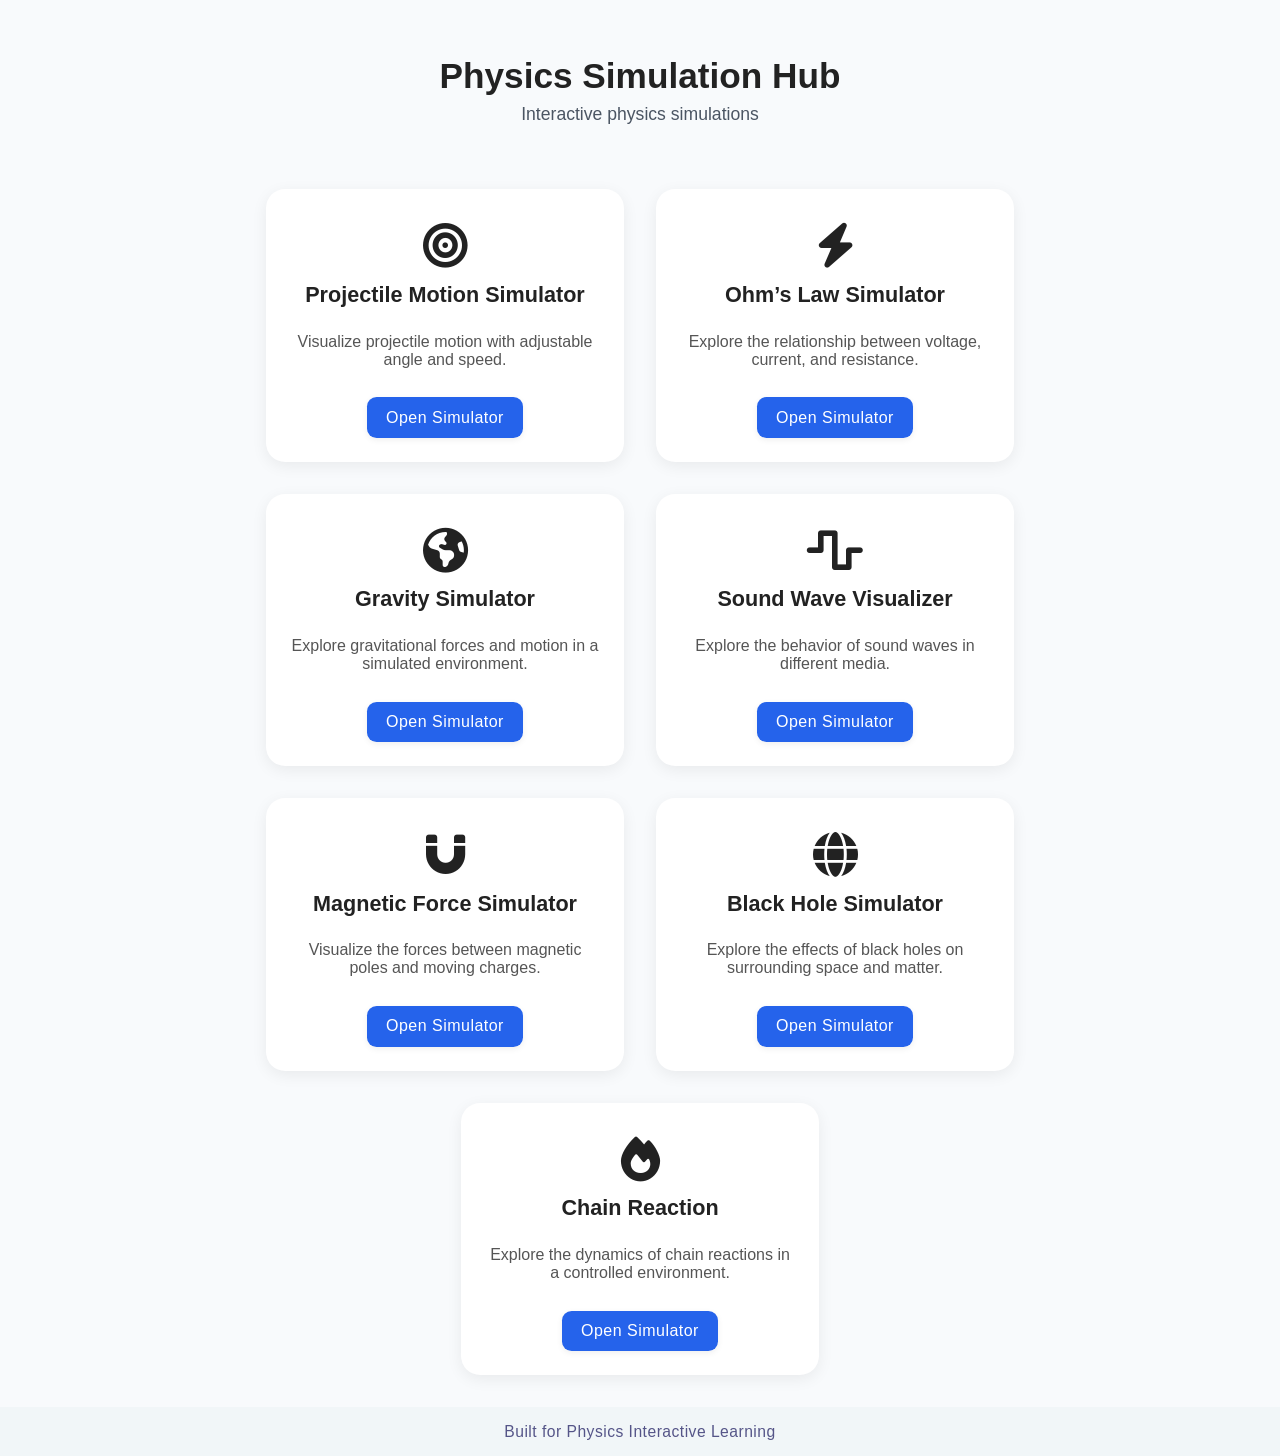
<file: index.html>
<!DOCTYPE html>
<html lang="en">
<head>
  <meta charset="UTF-8">
  <meta name="viewport" content="width=device-width,initial-scale=1.0">
  <title>Physics Simulation Hub</title>
  <link rel="stylesheet" href="head.css">
  <link rel="stylesheet" href="https://cdnjs.cloudflare.com/ajax/libs/font-awesome/6.5.0/css/all.min.css">
</head>
<body>
  <header class="dashboard-header">
    <h1>Physics Simulation Hub</h1>
    <p class="intro">Interactive physics simulations</p>
  </header>
  <main class="dashboard-main">
    <div class="card-grid">

      <div class="project-card" id="projectile-card">
        <div class="card-emoji"><i class="fa-solid fa-bullseye"></i></div>
        <h2>Projectile Motion Simulator</h2>
        <p>Visualize projectile motion with adjustable angle and speed.</p>
        <button class="open-btn" data-target="projectile.html">Open Simulator</button>
      </div>

      <div class="project-card" id="ohms-card">
        <div class="card-emoji"><i class="fa-solid fa-bolt"></i></div>
        <h2>Ohm’s Law Simulator</h2>
        <p>Explore the relationship between voltage, current, and resistance.</p>
        <button class="open-btn" data-target="ohms.html">Open Simulator</button>
      </div>

      <div class="project-card" id="gravity-card">
        <div class="card-emoji"><i class="fa-solid fa-earth-americas"></i></div>
        <h2>Gravity Simulator</h2>
        <p>Explore gravitational forces and motion in a simulated environment.</p>
        <button class="open-btn" data-target="gravity playground.html">Open Simulator</button>
      </div>

      <div class="project-card" id="circuit-card">
        <div class="card-emoji"><i class="fa-solid fa-wave-square"></i></div>
        <h2>Sound Wave Visualizer</h2>
        <p>Explore the behavior of sound waves in different media.</p>
        <button class="open-btn" data-target="sound.html">Open Simulator</button>
      </div>

      <div class="project-card" id="spring-card">
        <div class="card-emoji"><i class="fa-solid fa-magnet"></i></div>
        <h2>Magnetic Force Simulator</h2>
        <p>Visualize the forces between magnetic poles and moving charges.</p>
        <button class="open-btn" data-target="magnetic.html">Open Simulator</button>
      </div>


      <div class="project-card" id="newton-card">
        <div class="card-emoji"><i class="fa-solid fa-globe"></i></div>
        <h2>Black Hole Simulator</h2>
        <p>Explore the effects of black holes on surrounding space and matter.</p>
        <button class="open-btn" data-target="blackhole.html">Open Simulator</button>
      </div>


      <div class="project-card" id="thermo-card">
        <div class="card-emoji"><i class="fa-solid fa-fire"></i></div>
        <h2>Chain Reaction</h2>
        <p>Explore the dynamics of chain reactions in a controlled environment.</p>
        <button class="open-btn" data-target="thermo.html">Open Simulator</button>
      </div>
    </div>
  </main>
  <footer>
    Built for Physics Interactive Learning
  </footer>
  <script src="head.js"></script>
</body>
</html>
</file>
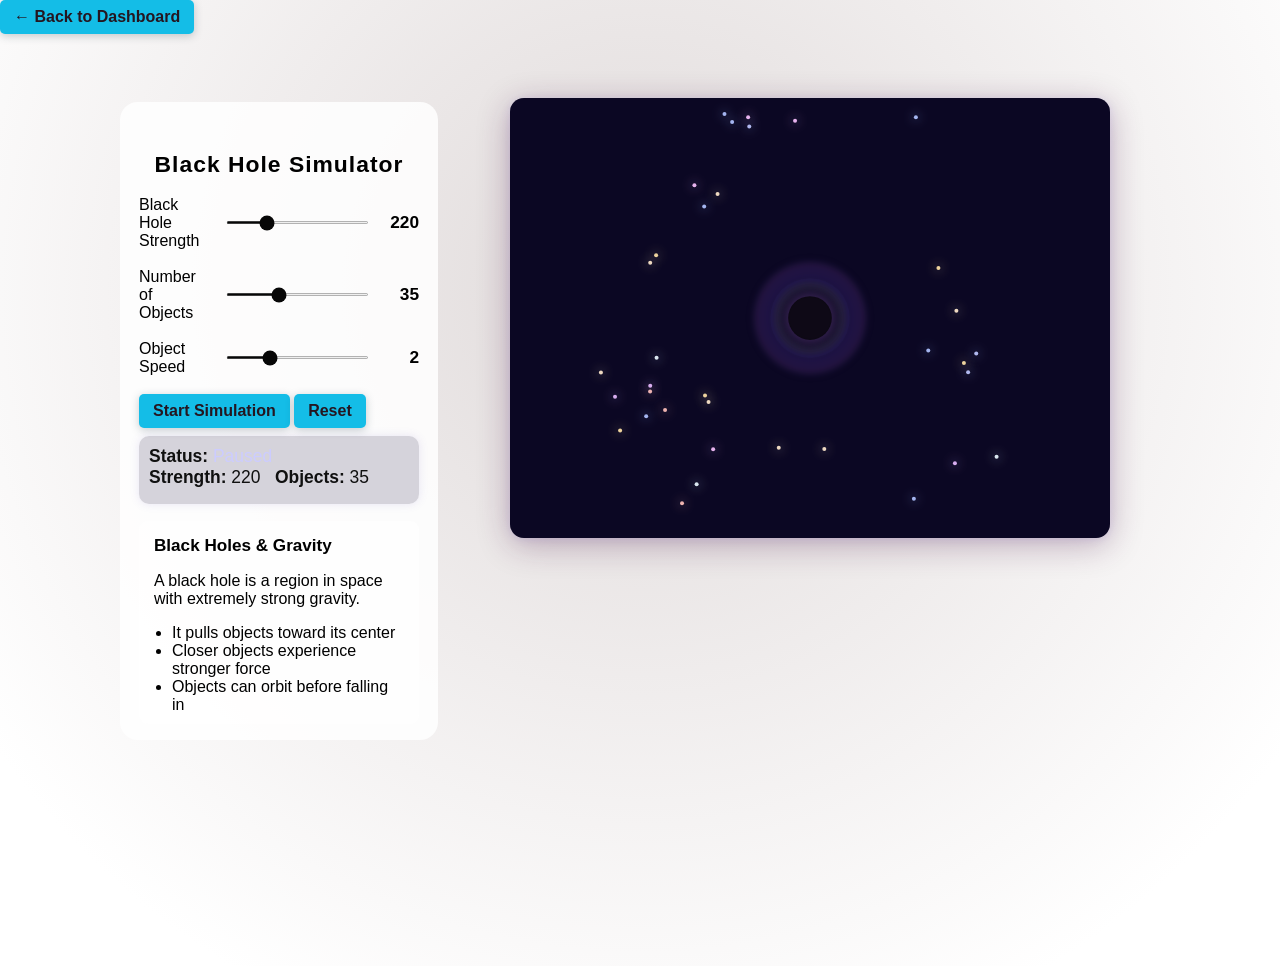
<file: blackhole.html>
<!DOCTYPE html>
<html lang="en">
<head>
  <meta charset="UTF-8">
  <title>Black Hole Simulator </title>
  <meta name="viewport" content="width=device-width, initial-scale=1">
<style>body {
  margin: 0;
  min-height: 100vh;
  font-family: 'Segoe UI', Arial, sans-serif;
  color: #cadffd;
  background: radial-gradient(circle at 50% 30%, #e0dada 0%, #ffffff 85%, #ffffff 100%);
}

.container {
  display: flex;
  flex-direction: row;
  justify-content: center;
  align-items: flex-start;
  min-height: 100vh;
  width: 100vw;
}

.controls-panel {
  width: 280px;
  min-width: 184px;
  max-width: 95vw;
  background: #ffffffdb;
  border-radius: 18px;
  margin: 36px 22px 22px 0;
  padding: 30px 19px 16px 19px;

}

h1 {
  color: #000000;
  font-size: 1.43em;
  margin-bottom: 18px;
  text-align: center;
  letter-spacing: 1px;
}

.control-group {
  margin-bottom: 18px;
  display: flex;
  align-items: center;
  gap: 13px;
}

.control-group label {
  flex: 1;
  color: #000000;
  font-weight: 500;
}

input[type="range"] {
  flex: 2;
  accent-color: #070707;
  height: 3px;
  margin-right: 6px;
}

input[type="range"]:focus {
  outline: 2px solid #101010;
}

#strength-value,
#num-value,
#speed-value {
  min-width: 31px;
  color: #000000;
  text-align: right;
  font-size: 1.08em;
  font-weight: 600;
}

 .button-group {
      display: flex;
      gap: 16px;
      justify-content: center;
      margin-top: 13px;
    }
    button {
      font-size: 1em;
      background: #14bde7;
      color: #251620;
      border: none;
      border-radius: 5px;
      padding: 8px 14px;
      cursor: pointer;
      font-weight: bold;
      box-shadow: 0 2px 8px #233c4640;
      transition: background 0.2s;
    }
    button:disabled {
      background: #484d6b;
      color: #b2c1cc;
      cursor: not-allowed;
    }
    button:hover:not(:disabled) {
      
      color: #163d2a;}

.info-panel {
  margin: 8px 0 8px 0;
  padding: 10px;
  background: #c7c5cfbb;
  border-radius: 10px;
  color: #101010;
  font-size: 1.09em;
  min-height: 48px;
  box-shadow: 0 0 10px #735ec326;
}

.explanation {
  background: #ffffffcc;
  margin-top: 17px;
  padding: 15px 16px 10px 15px;
  border-radius: 9px;
  color: #000000;
  font-size: 1em;
}

.explanation h2 {
  color: #000000;
  font-size: 1.07em;
  margin: 0 0 2px 0;
}

.explanation ul {
  margin: 7px 0 0 0;
  padding-left: 18px;
  color: #000000;
}

.canvas-panel {
  flex: 1;
  min-width: 220px;
  max-width: 700px;
  display: flex;
  flex-direction: column;
  align-items: center;
  margin: 32px 0 0 0;
}

#space-canvas {
  background: #0b0823;
  border-radius: 14px;
  margin: 0 auto;
  display: block;
  box-shadow: 0 7px 33px #48154650, 0 1px 9px #7a62fa22;
}

@media (max-width:900px) {
  .container { flex-direction: column; align-items: center; width: 99vw; }
  .controls-panel { margin: 28px auto 0 auto;}
  .canvas-panel { margin: 25px auto 0px auto;}
}
@media (max-width:650px) {
  #space-canvas { width: 96vw; height: 72vw; max-width: 600px; }
  .canvas-panel { max-width: 96vw; }
  .controls-panel { max-width: 98vw;}
}</style>
</head>
<body>
     <button class="back-btn" style="margin-bottom:2em;">← Back to Dashboard</button>
  <div class="container">
    <aside class="controls-panel">
      <h1>Black Hole Simulator
      </h1>
      <div class="control-group">
        <label for="strength-slider">Black Hole Strength</label>
        <input type="range" id="strength-slider" min="50" max="700" value="220">
        <span id="strength-value">220</span>
      </div>
      <div class="control-group">
        <label for="num-slider">Number of Objects</label>
        <input type="range" id="num-slider" min="5" max="90" value="35">
        <span id="num-value">35</span>
      </div>
      <div class="control-group">
        <label for="speed-slider">Object Speed</label>
        <input type="range" id="speed-slider" min="0" max="7" value="2">
        <span id="speed-value">2</span>
      </div>
      <div class="buttons">
        <button id="start-btn">Start Simulation</button>
        <button id="reset-btn">Reset</button>
      </div>
      <div id="info-panel" class="info-panel"></div>
      <div class="explanation">
        <h2>Black Holes & Gravity</h2>
        <p>A black hole is a region in space with extremely strong gravity.</p>
        <ul>
          <li>It pulls objects toward its center</li>
          <li>Closer objects experience stronger force</li>
          <li>Objects can orbit before falling in</li>
        </ul>
      </div>
    </aside>
    <main class="canvas-panel">
      <canvas id="space-canvas" width="600" height="440"></canvas>
    </main>
  </div>
  <script>// === Black Hole Simulator: JS ===

const canvas = document.getElementById('space-canvas');
const ctx = canvas.getContext('2d');

// Controls
const strengthSlider = document.getElementById('strength-slider');
const numSlider = document.getElementById('num-slider');
const speedSlider = document.getElementById('speed-slider');
const strengthVal = document.getElementById('strength-value');
const numVal = document.getElementById('num-value');
const speedVal = document.getElementById('speed-value');
const startBtn = document.getElementById('start-btn');
const resetBtn = document.getElementById('reset-btn');
const infoPanel = document.getElementById('info-panel');

// Physics/State
let objects = [];
let running = false;
let blackHoleStrength = +strengthSlider.value;
let initObjectCount = +numSlider.value;
let initObjectSpeed = +speedSlider.value;

// Black hole center
function getCenter() {
  return { x: canvas.width/2, y: canvas.height/2 };
}

// Util
function randColor() {
  // Pastel blue, purple, white, cold yellow for stars
  const colors = ["#eaf7ff", "#bdc7ff", "#e7baff", "#ffc1ba", "#ffe3a6", "#ffe9cc", "#b0c3ff", "#f7c1fd"];
  return colors[ Math.floor(Math.random()*colors.length) ];
}

// Create one object/star/particle
function createObject(x, y, vx, vy) {
  return {
    x: x,
    y: y,
    vx: vx,
    vy: vy,
    color: randColor(),
    history: [] // for trails
  };
}

// Create initial field
function setupObjects() {
  objects = [];
  let {x:cx, y:cy} = getCenter();
  let count = initObjectCount;
  let speed = initObjectSpeed;
  for (let i = 0; i < count; i++) {
    // Place around a circle around the black hole, randomize orbital direction
    let theta = Math.random() * Math.PI * 2;
    let radius = 120 + Math.random()*120;
    let x = cx + Math.cos(theta) * radius;
    let y = cy + Math.sin(theta) * radius;
    // Give perpendicular velocity for orbit
    let angleV = theta + Math.PI/2 + (Math.random()-0.5)*0.5;
    let spd = 1.1 + speed*Math.random();
    let vx = Math.cos(angleV) * spd;
    let vy = Math.sin(angleV) * spd;
    objects.push(createObject(x, y, vx, vy));
  }
}

// Core gravity and movement
function updateObjects() {
  let {x:cx, y:cy} = getCenter();
  for (let obj of objects) {
    let dx = cx - obj.x;
    let dy = cy - obj.y;
    let distSq = dx*dx + dy*dy;
    let dist = Math.sqrt(distSq) + 0.2;
    // F = G*m1*m2/r^2 (m is 1); Use strength as G.
    let force = blackHoleStrength / distSq;
    // Cap the maximum force
    if(force > 0.23) force = 0.23;
    // Acceleration toward center
    let ax = force * dx / dist;
    let ay = force * dy / dist;
    obj.vx += ax;
    obj.vy += ay;
    // Move
    obj.x += obj.vx;
    obj.y += obj.vy;
    // Save to history for trails
    obj.history.push({x:obj.x, y:obj.y});
    if(obj.history.length > 32) obj.history.shift();
  }
  // Remove objects close to the center (event horizon)
  let eventHorizon = 29 + blackHoleStrength/90;
  objects = objects.filter(obj => {
    let dx = cx - obj.x, dy = cy - obj.y;
    return (dx*dx + dy*dy) > (eventHorizon*eventHorizon);
  });
}

// Main draw
function drawScene() {
  // Faint fade for trails ("trail effect")
  ctx.globalAlpha = 0.16;
  ctx.fillStyle = "#120929";
  ctx.fillRect(0, 0, canvas.width, canvas.height);
  ctx.globalAlpha = 1.0;
  // Accretion disk (optional)
  let c = getCenter();
  let accDiskOuter = 48 + blackHoleStrength/16, accDiskInner = 18 + blackHoleStrength/90;
  let grad = ctx.createRadialGradient(c.x, c.y, accDiskInner, c.x, c.y, accDiskOuter);
  grad.addColorStop(0, "rgba(255,255,255,0.03)");
  grad.addColorStop(0.25, "rgba(255,220,180,0.085)");
  grad.addColorStop(0.44, "rgba(106,69,219,0.18)");
  grad.addColorStop(0.8, "rgba(197,110,255,0.13)");
  grad.addColorStop(1, "rgba(12,8,32,0.0)");
  ctx.save();
  ctx.beginPath();
  ctx.arc(c.x, c.y, accDiskOuter, 0, Math.PI*2);
  ctx.closePath();
  ctx.fillStyle = grad;
  ctx.filter = "blur(2.6px)";
  ctx.globalAlpha = 1;
  ctx.fill();
  ctx.restore();
  // Black hole
  ctx.save();
  let blackHoleRadius = 15 + blackHoleStrength/32;
  let blackGrad = ctx.createRadialGradient(c.x, c.y, blackHoleRadius, c.x, c.y, blackHoleRadius+15);
  blackGrad.addColorStop(0, "#2f1e4a");
  blackGrad.addColorStop(0.64, "#080616");
  blackGrad.addColorStop(1, "rgba(38,0,50,0.04)");
  ctx.beginPath();
  ctx.arc(c.x, c.y, blackHoleRadius+18, 0, Math.PI*2);
  ctx.fillStyle = "rgba(58,46,114,0.13)";
  ctx.fill();
  ctx.beginPath();
  ctx.arc(c.x, c.y, blackHoleRadius+6, 0, Math.PI*2);
  ctx.fillStyle = blackGrad;
  ctx.filter = "blur(2.6px)";
  ctx.fill();
  ctx.beginPath();
  ctx.arc(c.x, c.y, blackHoleRadius, 0, Math.PI*2);
  ctx.fillStyle = "#000";
  ctx.filter = "none";
  ctx.globalAlpha = 0.7;
  ctx.fill();
  ctx.restore();
  // Draw objects
  for (const obj of objects) {
    // Trail
    if (obj.history.length > 4) {
      ctx.save();
      ctx.beginPath();
      for (let i = 0; i < obj.history.length; i++) {
        let p = obj.history[i];
        if (i === 0) ctx.moveTo(p.x, p.y);
        else ctx.lineTo(p.x, p.y);
      }
      ctx.strokeStyle = obj.color;
      ctx.globalAlpha = 0.22;
      ctx.lineWidth = 1.7;
      ctx.shadowBlur = 13;
      ctx.shadowColor = obj.color;
      ctx.stroke();
      ctx.restore();
    }
    // Object/star point
    ctx.save();
    ctx.beginPath();
    ctx.arc(obj.x, obj.y, 2, 0, Math.PI*2);
    ctx.fillStyle = obj.color;
    ctx.globalAlpha = 0.93;
    ctx.shadowBlur = 12;
    ctx.shadowColor = obj.color;
    ctx.fill();
    ctx.restore();
  }
}

// Animation loop
function drawLoop() {
  if (running) {
    updateObjects();
    drawScene();
    updateInfoPanel();
    requestAnimationFrame(drawLoop);
  }
}

// Info panel updater
function updateInfoPanel() {
  infoPanel.innerHTML = 
    `<b>Status:</b> <span style="color:#ccf">${running ? "Running" : "Paused"}</span><br>` +
    `<b>Strength:</b> ${blackHoleStrength} &nbsp; <b>Objects:</b> ${objects.length}`;
}

// Event listeners
strengthSlider.addEventListener('input', () => {
  blackHoleStrength = +strengthSlider.value;
  strengthVal.textContent = blackHoleStrength;
  if (!running) drawScene();
});
numSlider.addEventListener('input', () => {
  initObjectCount = +numSlider.value;
  numVal.textContent = initObjectCount;
});
speedSlider.addEventListener('input', () => {
  initObjectSpeed = +speedSlider.value;
  speedVal.textContent = initObjectSpeed;
});

// Start simulation
startBtn.addEventListener('click', () => {
  running = true;
  blackHoleStrength = +strengthSlider.value;
  initObjectCount = +numSlider.value;
  initObjectSpeed = +speedSlider.value;
  setupObjects();
  drawLoop();
});

// Reset simulation
resetBtn.addEventListener('click', () => {
  running = false;
  setupObjects();
  drawScene();
  updateInfoPanel();
});

// Add objects on canvas click
canvas.addEventListener('click', (e) => {
  const rect = canvas.getBoundingClientRect();
  const x = (e.clientX - rect.left) * (canvas.width / rect.width);
  const y = (e.clientY - rect.top)  * (canvas.height / rect.height);
  let c = getCenter();
  // Calculate basic tangential velocity to black hole
  let dx = x - c.x, dy = y - c.y;
  let dist = Math.sqrt(dx*dx+dy*dy)+0.1;
  let speed = 2 + initObjectSpeed * 0.12;
  let tang = Math.atan2(dy, dx) + Math.PI/2;
  let vx = Math.cos(tang) * speed * (0.7 + Math.random()*0.8);
  let vy = Math.sin(tang) * speed * (0.7 + Math.random()*0.8);
  objects.push(createObject(x, y, vx, vy));
  if (!running) {
    // Draw the added object statically
    drawScene();
    updateInfoPanel();
  }
});

// Draw once on load
function initial() {
  blackHoleStrength = +strengthSlider.value;
  initObjectCount = +numSlider.value;
  initObjectSpeed = +speedSlider.value;
  setupObjects();
  drawScene();
  updateInfoPanel();
}
initial();

document.addEventListener('DOMContentLoaded', function () {
    var backBtn = document.querySelector('.back-btn');
    if (backBtn) {
      alert('Back button detected'); // should show when page loads!
      backBtn.addEventListener('click', function (e) {
        e.preventDefault();
        alert('Going back to main.html'); // should show on click
        window.location.href = 'index.html';
      });
    } else {
      alert('Back button NOT detected'); // if you see this, your selector is wrong!
    }
  });
</script>
</body>
</html>
</file>
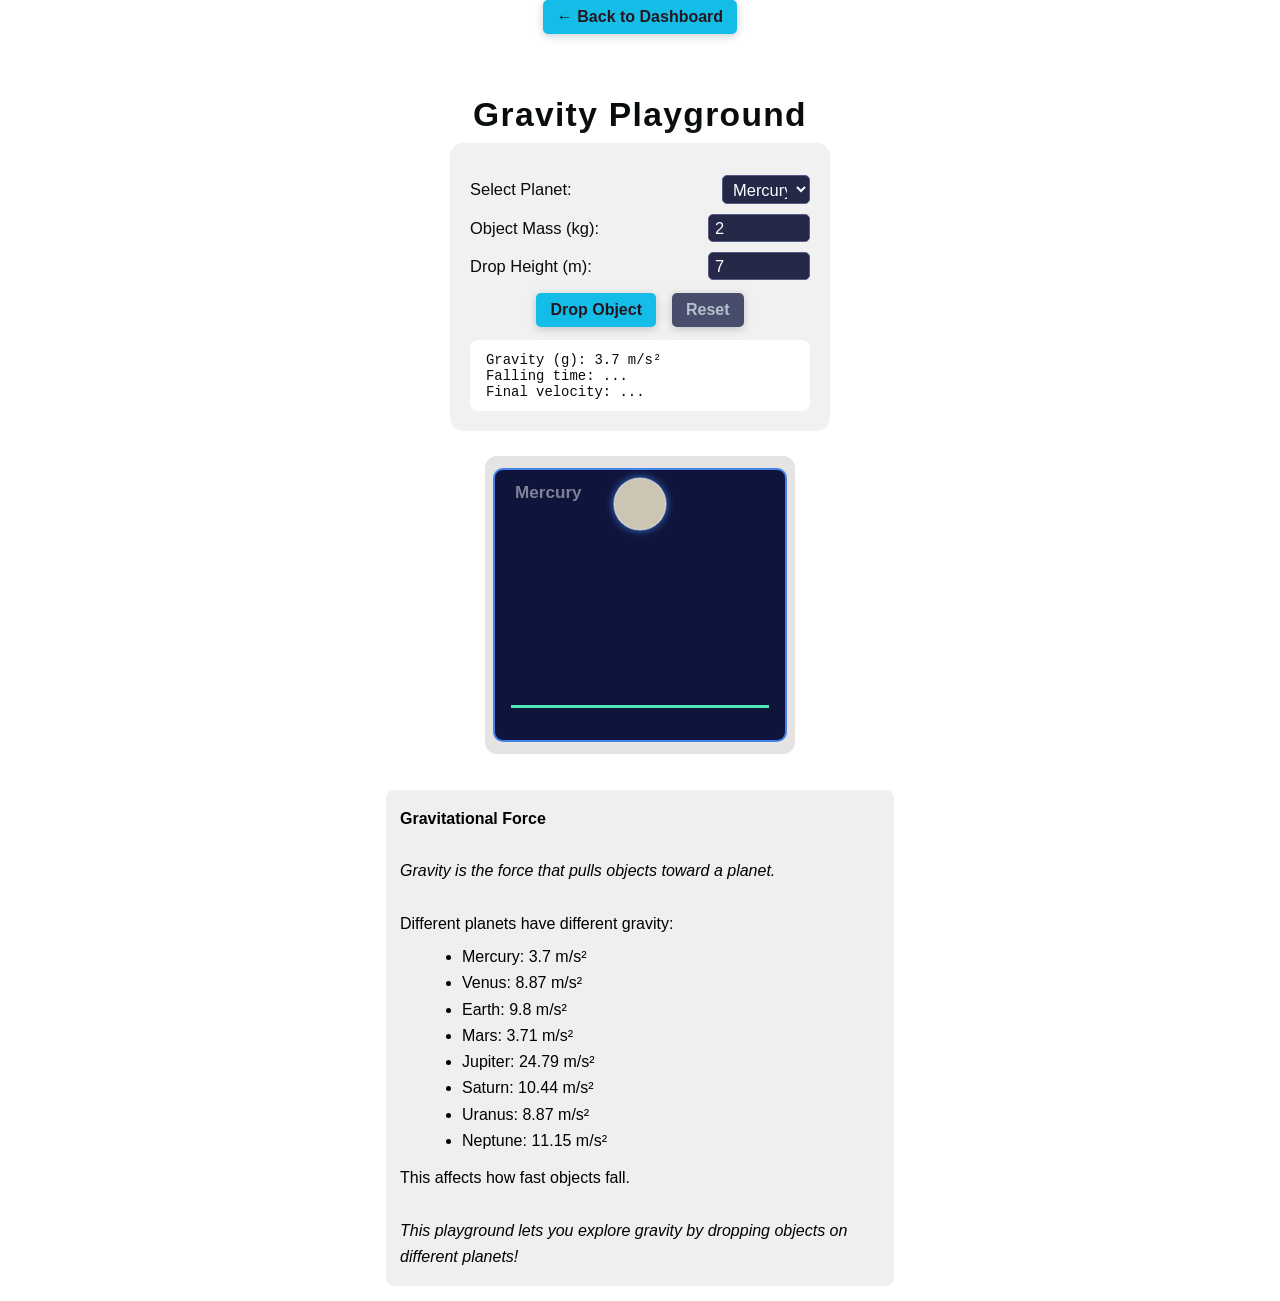
<file: gravity playground.html>
<!DOCTYPE html>
<html lang="en">
<head>
  <meta charset="UTF-8">
  <title>Gravity Playground</title>
  <meta name="viewport" content="width=device-width, initial-scale=1">
   <link rel="stylesheet" href="https://cdnjs.cloudflare.com/ajax/libs/font-awesome/6.5.0/css/all.min.css">
  <style>
    body {
      background: hsl(0, 0%, 100%);
      color: #080c0c;
      font-family: 'Segoe UI', Arial, sans-serif;
      display: flex;
      flex-direction: column;
      align-items: center;
      margin: 0;
      padding: 0;
      min-height: 100vh;
    }
    h1 {
      font-size: 2.1rem;
      letter-spacing: .04em;
      margin: 30px 0 9px 0;
      text-align: center;
    }
    #main-container {
      background: #f2f1f1;
      border-radius: 14px;
      box-shadow: 0 3px 32px #ffffff40;
      width: 340px;
      padding: 22px 20px 20px 20px;
      display: flex;
      flex-direction: column;
      align-items: stretch;
      margin-bottom: 25px;
    }
    label {
      display: flex;
      justify-content: space-between;
      align-items: center;
      margin: 10px 0 0 0;
      font-size: 1.03em;
      gap: 5px;
    }
    select, input[type="number"] {
      font-size: 1em;
      padding: 3.5px 6px;
      border-radius: 5px;
      border: 1px solid #565982;
      background: #252947;
      color: #fafdff;
      width: 88px;
    }
    .button-group {
      display: flex;
      gap: 16px;
      justify-content: center;
      margin-top: 13px;
    }
    button {
      font-size: 1em;
      background: #14bde7;
      color: #251620;
      border: none;
      border-radius: 5px;
      padding: 8px 14px;
      cursor: pointer;
      font-weight: bold;
      box-shadow: 0 2px 8px #233c4640;
      transition: background 0.2s;
    }
    button:disabled {
      background: #484d6b;
      color: #b2c1cc;
      cursor: not-allowed;
    }
    button:hover:not(:disabled) {
      color: #163d2a;
    }
    #output {
      background: #ffffff;
      border-radius: 8px;
      padding: 12px 12px 7px 16px;
      font-family: monospace;
      font-size: 1.07em;
      margin-top: 13px;
      min-height: 52px;
      white-space: pre;
    }
    #canvas-container {
      overflow: visible;
      margin: 0 0 18px 0;
      background: #e6e3e3;
      border-radius: 12px;
      box-shadow: 0 2px 14px rgba(255, 255, 255, 0.467);
      display: flex;
      justify-content: center;
      align-items: center;
      width: 310px;
      max-width: 96vw;
      padding: 12px 0;
    }
    #sim-canvas {
      background: #0f143c;
      border: 2px solid #4382e6;
      border-radius: 10px;
      display: block;
      margin: 0 auto;
    }
    #physics-explain {
      background: #efefef;
      margin: 18px 0 15px 0;
      border-radius: 8px;
      padding: 16px 14px;
      font-size: 1em;
      max-width: 480px;
      width: 92vw;
      line-height: 1.64;
      color: #000000;
    }
    ul {
      margin: 7px 0 11px 22px;
    }
    @media (max-width: 600px) {
      #main-container, #canvas-container, #physics-explain {
        width: 98vw;
        min-width: unset;
        max-width: 100vw;
        padding-left: 6px;
        padding-right: 6px;
      }
      #sim-canvas {
        width: 95vw !important;
        height: 200px !important;
      }
    }
  </style>
</head>
<body>
    <button class="back-btn" style="margin-bottom:2em;">← Back to Dashboard</button>
  <h1>Gravity Playground </h1>

  <div id="main-container">
    <label>
      Select Planet:
      <select id="planet-select"></select>
    </label>
    <label>
      Object Mass (kg):
      <input id="mass-input" type="number" min="0.1" step="0.1" value="2">
    </label>
    <label>
      Drop Height (m):
      <input id="height-input" type="number" min="0.1" step="0.1" value="7">
    </label>
    <div class="button-group">
      <button id="drop-btn">Drop Object</button>
      <button id="reset-btn" disabled>Reset</button>
    </div>
    <div id="output"></div>
  </div>

  <div id="canvas-container">
    <canvas id="sim-canvas" width="290" height="270"></canvas>
  </div>

  <div id="physics-explain">
    <b>Gravitational Force</b>
    <br><br>
    <i>Gravity is the force that pulls objects toward a planet.</i>
    <br><br>
    Different planets have different gravity:
    <ul>
      <li>Mercury: 3.7 m/s²</li>
      <li>Venus: 8.87 m/s²</li>
      <li>Earth: 9.8 m/s²</li>
      <li>Mars: 3.71 m/s²</li>
      <li>Jupiter: 24.79 m/s²</li>
      <li>Saturn: 10.44 m/s²</li>
      <li>Uranus: 8.87 m/s²</li>
      <li>Neptune: 11.15 m/s²</li>
    </ul>
    This affects how fast objects fall.<br><br>
    <i>This playground lets you explore gravity by dropping objects on different planets!</i>
  </div>

  <script>
    // --- main.js ---

    // --- Element references
    const canvas = document.getElementById('sim-canvas');
    const ctx = canvas.getContext('2d');
    const planetSelect = document.getElementById('planet-select');
    const massInput = document.getElementById('mass-input');
    const heightInput = document.getElementById('height-input');
    const dropBtn = document.getElementById('drop-btn');
    const resetBtn = document.getElementById('reset-btn');
    const outputDiv = document.getElementById('output');

    // --- Constants ---
    // Planet data: name: {g, label, color}
    const PLANETS = {
      "Mercury": { g: 3.7, label: "Mercury", color: "#cdc5b4" },
      "Venus":   { g: 8.87, label: "Venus", color: "#f0d39c" },
      "Earth":   { g: 9.8, label: "Earth", color: "#71c6fe" },
      "Mars":    { g: 3.71, label: "Mars", color: "#d68e5a" },
      "Jupiter": { g: 24.79, label: "Jupiter", color: "#f7deb2" },
      "Saturn":  { g: 10.44, label: "Saturn", color: "#f4e886" },
      "Uranus":  { g: 8.87, label: "Uranus", color: "#b1e6e3" },
      "Neptune": { g: 11.15, label: "Neptune", color: "#8bbbed" }
    };

    // Populate planet dropdown
    planetSelect.innerHTML = ""; // Clear any default options
    Object.entries(PLANETS).forEach(([key, data]) => {
      const opt = document.createElement('option');
      opt.value = key;
      // Emoji for each planet for fun!
      let emoji = ({
        Mercury: "", Venus: "", Earth: "", Mars: "",
        Jupiter: "", Saturn: "", Uranus: "", Neptune: ""
      })[key] || "";
      opt.textContent = `${emoji} ${data.label} (${data.g} m/s²)`;
      planetSelect.appendChild(opt);
    });

    // Drawing area settings
    const groundY = canvas.height - 34;      // y-position (pixels) for ground line
    const marginTop = 34;                    // Top margin in px for ball

    // Ball State
    let obj = {}; // {mass, y (pixels), v, color}
    let simParams = {}; // {planet, g, dropHeight (meters), maxHeight}
    let animationId = null;
    let simulationState = "ready"; // "ready" | "falling" | "done"

    // Converts: height in meters → y-position in canvas (pixels)
    function getYPos(heightM, maxH) {
      // highest point (drop) = marginTop;   lowest point (ground) = groundY
      return marginTop + (maxH - heightM) * ((groundY - marginTop) / maxH);
    }

    function drawScene() {
      ctx.clearRect(0,0,canvas.width,canvas.height);
      // Draw ground
      ctx.beginPath();
      ctx.moveTo(16, groundY + 0.5);
      ctx.lineTo(canvas.width - 16, groundY + 0.5);
      ctx.lineWidth = 3.2;
      ctx.strokeStyle = "#4ee9b7";
      ctx.stroke();

      // Draw planet label
      ctx.font = 'bold 1.07em Segoe UI, Arial, sans-serif';
      ctx.fillStyle = '#fff7';
      ctx.fillText(simParams.planet, 20, 28);

      // Draw ball
      ctx.beginPath();
      ctx.arc(obj.x, obj.y, obj.radius, 0, 2 * Math.PI, false);
      ctx.fillStyle = obj.color;
      ctx.shadowColor = "#4382e6";
      ctx.shadowBlur = 9;
      ctx.fill();
      ctx.shadowBlur = 0;
      ctx.strokeStyle = "#fff8";
      ctx.lineWidth = 1.1;
      ctx.stroke();
    }

    function resetSim() {
      if (animationId) cancelAnimationFrame(animationId);
      let planet = planetSelect.value;
      let g = PLANETS[planet].g;
      let mass = Math.max(parseFloat(massInput.value) || 2, 0.1);
      let dropHeight = Math.max(parseFloat(heightInput.value) || 1, 0.1); // meters
      let maxH = Math.max(dropHeight, 2); // meter scaling
      simParams = { planet, g, dropHeight, maxH };

      obj = {
        mass: mass,
        radius: 21 + Math.pow(mass,1/3)*4,
        x: canvas.width/2,
        y: getYPos(dropHeight, maxH),
        v: 0,
        color: PLANETS[planet].color
      };

      simulationState = "ready";
      outputDiv.innerHTML =
        `Gravity (g): ${g} m/s²\nFalling time: ...\nFinal velocity: ...`;
      drawScene();
      dropBtn.disabled = false;
      resetBtn.disabled = true;
    }

    function startSimulation() {
      if (simulationState !== "ready") return;
      simulationState = "falling";
      dropBtn.disabled = true;
      resetBtn.disabled = true;

      // initial values
      let y = simParams.dropHeight; // height above ground (m)
      let v = 0;                    // velocity (m/s)
      let t = 0;                    // time elapsed (s)
      let dt = 1/60;                // time step (seconds)
      const g = simParams.g;
      const maxH = simParams.maxH;
      let groundHeight = 0;         // meters above ground
      let stop = false;

      function animate() {
        if (stop) return;
        t += dt;
        // v = v + g*dt; y = y - v*dt (since down is negative y in meters)
        v = v + g * dt;
        y = y - v * dt;

        if (y <= groundHeight) { // Hit or passed ground
          y = groundHeight;
          stop = true;
        }

        // Convert y (meters above ground) into pixel y (canvas)
        obj.y = getYPos(y, maxH);
        drawScene();

        if (!stop) {
          animationId = requestAnimationFrame(animate);
        } else {
          // Use kinematic eqn: v^2 = u^2 + 2gh (u=0), so v = sqrt(2gh)
          let finalV = Math.sqrt(2 * g * simParams.dropHeight);
          outputDiv.innerHTML =
            `Gravity (g): ${g} m/s²\n` +
            `Falling time: ${t.toFixed(2)} s\n` +
            `Final velocity: ${finalV.toFixed(2)} m/s`;
          dropBtn.disabled = true;
          resetBtn.disabled = false;
        }
      }
      animationId = requestAnimationFrame(animate);
    }

    planetSelect.onchange = resetSim;
    massInput.onchange = resetSim;
    heightInput.onchange = resetSim;
    dropBtn.onclick = startSimulation;
    resetBtn.onclick = resetSim;
    window.onload = resetSim;

    document.addEventListener('DOMContentLoaded', function () {
      var backBtn = document.querySelector('.back-btn');
      if (backBtn) {
        // alert('Back button detected'); // You can comment out alerts for production
        backBtn.addEventListener('click', function (e) {
          e.preventDefault();
          // alert('Going back to main.html'); // You can comment out alerts for production
          window.location.href = 'index.html';
        });
      } else {
        // alert('Back button NOT detected');
      }
    });
    // --- End main.js ---
  </script>
</body>
</html>
</file>
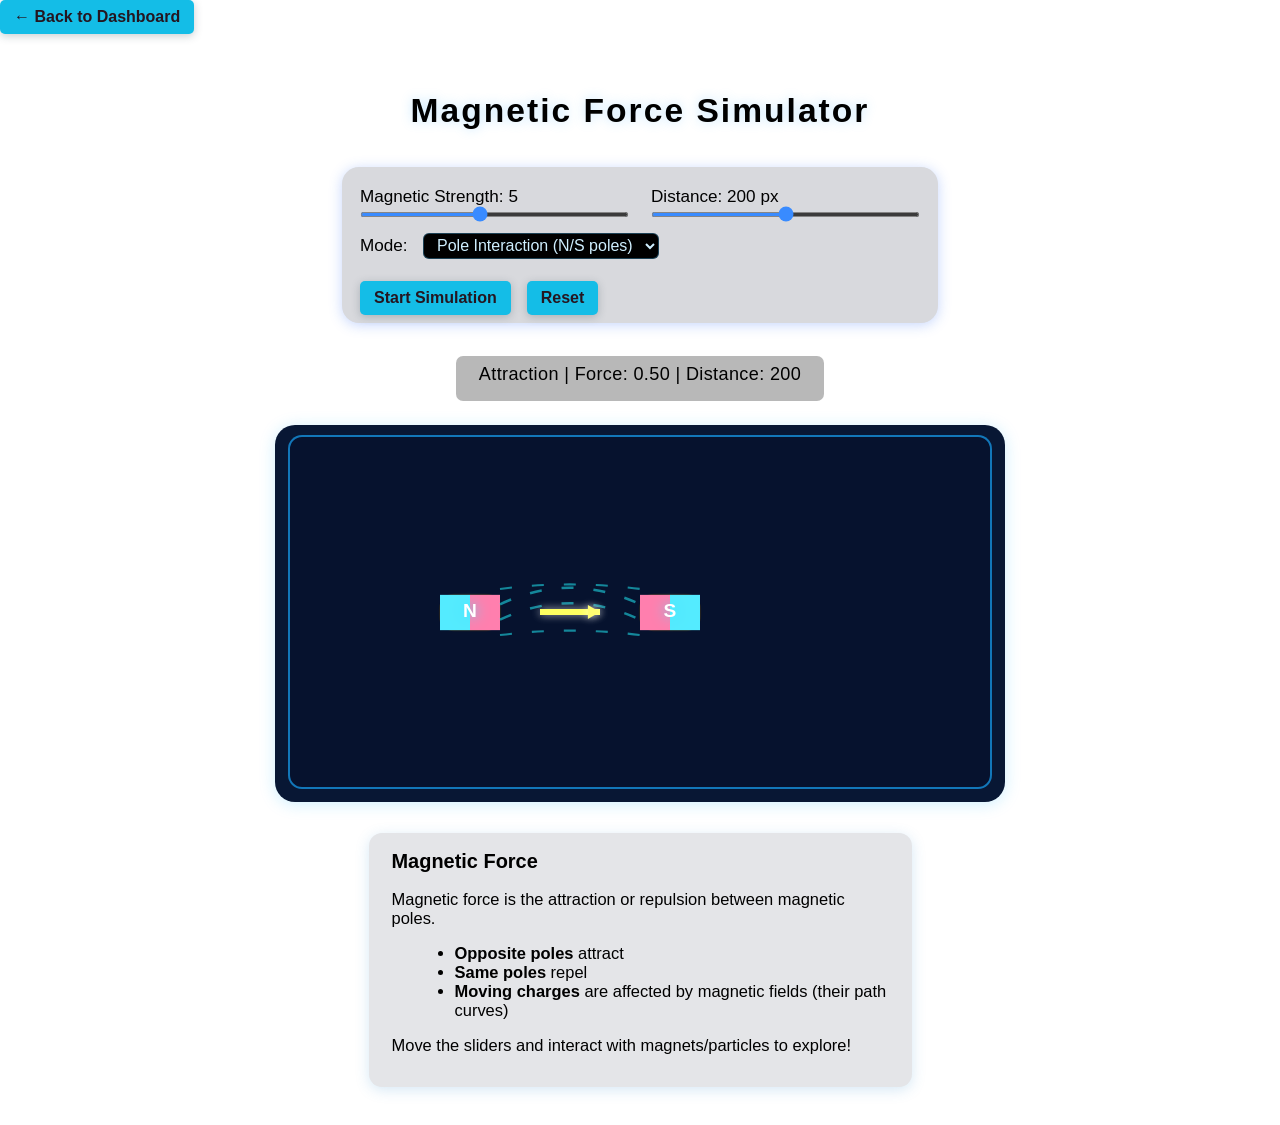
<file: magnetic.html>
<!DOCTYPE html>
<html lang="en">
<head>
    <meta charset="UTF-8">
    <title>Magnetic Force Simulator </title>
    <meta name="viewport" content="width=device-width, initial-scale=1">
    <style>body {
    background: linear-gradient(120deg, #ffffff 0%,);
    color: #000000;
    font-family: 'Segoe UI', Arial, sans-serif;
    margin: 0;
    padding: 0;
    min-height: 100vh;
}
.container {
    max-width: 900px;
    margin: 0 auto;
    padding: 26px 8px 38px 8px;
    display: flex;
    flex-direction: column;
    align-items: center;
}
h1 {
    text-align: center;
    font-size: 2.1rem;
    letter-spacing: 0.06em;
    margin-top: 0;
    margin-bottom: 1.1em;
    color: #000000;
    text-shadow: 0 0 12px #51b8ff55;
}
.controls {
    background: #d8d9dd;
    padding: 17px 18px 8px 18px;
    border-radius: 17px;
    box-shadow: 0 2px 13px #2866f944;
    display: flex;
    flex-direction: column;
    align-items: flex-start;
    width: 97%;
    max-width: 560px;
    margin-bottom: 18px;
}
.sliders {
    display: flex;
    gap: 22px;
    width: 100%;
    margin-bottom: 9px;
}
.sliders > div {
    display: flex;
    flex-direction: column;
    flex: 1;
}
label {
    font-size: 1.07em;
    color: #000000;
    margin-bottom: 5px;
    margin-top: 3px;
    font-weight: 500;
}
input[type="range"] {
    accent-color: #398bff;
    width: 100%;
    height: 5px;
    background: #303b70;
    border-radius: 4px;
    margin: 0 0 7px 0;
}
.selectors {
    margin-bottom: 9px;
}
select {
    font-size: 1em;
    padding: 2.5px 9px;
    background: #000000;
    color: #cfefff;
    border-radius: 6px;
    border: 1px solid #54c2ff55;
    margin-left: 11px;
}
.button-group {
      display: flex;
      gap: 16px;
      justify-content: center;
      margin-top: 13px;
    }
    button {
      font-size: 1em;
      background: #14bde7;
      color: #251620;
      border: none;
      border-radius: 5px;
      padding: 8px 14px;
      cursor: pointer;
      font-weight: bold;
      box-shadow: 0 2px 8px #233c4640;
      transition: background 0.2s;
    }
    button:disabled {
      background: #484d6b;
      color: #b2c1cc;
      cursor: not-allowed;
    }
    button:hover:not(:disabled) {
      
      color: #163d2a;
    }
.output {
    margin-top: 15px;
    margin-bottom: 14px;
    font-size: 1.13em;
    color: #000000;
    letter-spacing: .02em;
    background: #00000047;
    padding: 8px 23px;
    border-radius: 7px;
    min-height: 29px;
}
.canvas-bar {
    background: #081734;
    border-radius: 20px;
    box-shadow: 0 2px 16px #13b0fa35;
    overflow: hidden;
    margin-top: 10px;
    margin-bottom: 4px;
    display: flex;
    justify-content: center;
    align-items: center;
    padding: 10px 5px 13px 5px;
    width: 720px;
    max-width: 99vw;
}
#sim-canvas {
    background: #06122e;
    border: 2px solid #19aaffaa;
    border-radius: 14px;
    display: block;
    width: 700px;
    height: 350px;
    max-width: 98vw;
}
.explanation {
    background: #e4e5e8;
    margin-top: 27px;
    padding: 17px 20px 15px 23px;
    border-radius: 13px;
    box-shadow: 0 3px 14px #358fcf34;
    width: 500px;
    max-width: 97vw;
    color: #000000;
    font-size: 1.03em;
}
.explanation h2 {
    margin-top: 0;
    color: #000000;
    font-size: 1.21em;
}
.explanation ul {
    margin-left: 23px;
    margin-top: 6px;
    margin-bottom: 5px;
}

@media (max-width: 900px) {
    .canvas-bar, #sim-canvas, .controls, .explanation {
        width: 99vw !important;
        max-width: 100vw !important;
    }
}</style>
</head>
<body>
        <button class="back-btn" style="margin-bottom:2em;">← Back to Dashboard</button>

    <div class="container">
        <h1>Magnetic Force Simulator <span role="img" aria-label="magnet"></span></h1>
        <section class="controls">
            <div class="sliders">
                <div>
                    <label for="mag-strength">Magnetic Strength: <span id="strength-value"></span></label>
                    <input type="range" id="mag-strength" min="1" max="10" step="0.1" value="5">
                </div>
                <div>
                    <label for="distance-slider">Distance: <span id="distance-value"></span> px</label>
                    <input type="range" id="distance-slider" min="60" max="340" step="1" value="200">
                </div>
            </div>
            <div class="selectors">
                <label for="mode-select">Mode:</label>
                <select id="mode-select">
                    <option value="pole">Pole Interaction (N/S poles)</option>
                    <option value="charge">Moving Charge</option>
                </select>
            </div>
            <div class="button-group">
                <button id="start-btn">Start Simulation</button>
                <button id="reset-btn">Reset</button>
            </div>
        </section>
        <section class="output">
            <span id="output-type">Attraction</span> |
            <span id="output-force">Force: --</span> |
            <span id="output-distance">Distance: --</span>
        </section>
        <div class="canvas-bar">
            <canvas id="sim-canvas" width="700" height="350"></canvas>
        </div>
        <section class="explanation">
            <h2>Magnetic Force</h2>
            <p>
                Magnetic force is the attraction or repulsion between magnetic poles.
            </p>
            <ul>
                <li><strong>Opposite poles</strong> attract</li>
                <li><strong>Same poles</strong> repel</li>
                <li><strong>Moving charges</strong> are affected by magnetic fields (their path curves)</li>
            </ul>
            <p>
                Move the sliders and interact with magnets/particles to explore!
            </p>
        </section>
    </div>
    <script>
        // --- main.js ---
// ====== CANVAS/STATE ======
const canvas = document.getElementById("sim-canvas");
const ctx = canvas.getContext("2d");

// --- Controls
const magStrengthSlider = document.getElementById("mag-strength");
const distanceSlider = document.getElementById("distance-slider");
const modeSelect = document.getElementById("mode-select");
const startBtn = document.getElementById("start-btn");
const resetBtn = document.getElementById("reset-btn");

const strengthValue = document.getElementById("strength-value");
const distanceValue = document.getElementById("distance-value");
const outputType = document.getElementById("output-type");
const outputForce = document.getElementById("output-force");
const outputDistance = document.getElementById("output-distance");

let mode = modeSelect.value; // "pole" or "charge"
let running = false;
let animationId = null;

// --- Magnet positions & state (pixels)
const magSize = 60;
let magnet1 = { x: 180, y: canvas.height / 2, type: "N", dragging: false, dragOffset: {x:0, y:0} };
let magnet2 = { x: 180+parseInt(distanceSlider.value), y: canvas.height / 2, type: "S", dragging: false, dragOffset: {x:0, y:0} };

// --- For "Moving Charge" mode
let particles = []; // {x, y, vx, vy, charge, color}

// ===== UTILS =====
function clamp(val, min, max) { return Math.max(min, Math.min(max, val)); }

// ============ DRAWING ============
function drawMagnets() {
    // Magnet 1
    ctx.save();
    ctx.translate(magnet1.x, magnet1.y);
    drawSingleMagnet(magnet1.type, true);
    ctx.restore();

    // Magnet 2
    ctx.save();
    ctx.translate(magnet2.x, magnet2.y);
    drawSingleMagnet(magnet2.type, false);
    ctx.restore();

    // Field lines (optional)
    drawFieldLines();
}

function drawSingleMagnet(type, isFirst) {
    // Body color
    let grad = ctx.createLinearGradient(-magSize/2,0,magSize/2,0);
    grad.addColorStop(0, "#6af3ef");
    grad.addColorStop(1, "#f14e7d");

    ctx.fillStyle = grad;
    ctx.strokeStyle = "#222";
    ctx.lineWidth = 2.2;
    ctx.beginPath();
    ctx.roundRect(-magSize/2, -magSize/3.5, magSize, magSize/1.7, 14);
    ctx.fill();
    ctx.stroke();

    // N/S halves
    ctx.fillStyle = (type === "N") ? "#54ebff" : "#ff7fae";
    ctx.fillRect(-magSize/2, -magSize/3.5, magSize/2, magSize/1.7);
    ctx.fillStyle = (type === "S") ? "#54ebff" : "#ff7fae";
    ctx.fillRect(0, -magSize/3.5, magSize/2, magSize/1.7);

    // Polarity label
    ctx.fillStyle = "#fff";
    ctx.font = "bold 1.2em Segoe UI, Arial";
    ctx.textAlign = "center";
    ctx.textBaseline = "middle";
    ctx.shadowColor = "#3be5fe";
    ctx.shadowBlur = 13;
    ctx.fillText(type, 0, 0);
    ctx.shadowBlur = 0;

    // Outline active if dragging
    if ((isFirst && magnet1.dragging) || (!isFirst && magnet2.dragging)) {
        ctx.strokeStyle = "#ffe33a";
        ctx.lineWidth = 4.7;
        ctx.beginPath();
        ctx.roundRect(-magSize/2-3, -magSize/3.5-3, magSize+6, magSize/1.7+6, 18);
        ctx.stroke();
    }
}

function drawFieldLines() {
    // Simple cartoon between poles
    let n = 4;
    for (let i = 0; i < n; i++) {
        let t = i / (n - 1);
        let x1 = magnet1.x + (magSize / 2);
        let y1 = magnet1.y + (t - 0.5) * (magSize/1.3);
        let x2 = magnet2.x - (magSize / 2);
        let y2 = magnet2.y + (t - 0.5) * (magSize/1.3);
        ctx.save();
        ctx.beginPath();
        ctx.moveTo(x1, y1);
        let mx = (x1 + x2) / 2;
        let my = (y1 + y2) / 2 - 45 * (1 - Math.abs(0.5-t)*1.6); // curve
        ctx.quadraticCurveTo(mx, my, x2, y2);
        ctx.strokeStyle = "#23effa88";
        ctx.lineWidth = 2.7-1.2*Math.abs(t-0.5);
        ctx.setLineDash([12, 20]);
        ctx.stroke();
        ctx.setLineDash([]);
        ctx.restore();
    }
}

function drawParticlesAndField() {
    // Draw all particles
    for (let p of particles) {
        // Path
        ctx.save();
        ctx.strokeStyle = "#fff3";
        ctx.lineWidth = 1.1;
        if (p.trail && p.trail.length > 2) {
            ctx.beginPath();
            ctx.moveTo(p.trail[0].x, p.trail[0].y);
            for (let pt of p.trail) ctx.lineTo(pt.x, pt.y);
            ctx.stroke();
        }
        ctx.restore();

        // Glowing dot
        ctx.save();
        ctx.shadowColor = p.charge>0 ? "#7dfc6f" : "#ff7fef";
        ctx.shadowBlur = 15;
        ctx.beginPath();
        ctx.arc(p.x, p.y, 11, 0, 2*Math.PI);
        ctx.fillStyle = p.color;
        ctx.globalAlpha = 0.9;
        ctx.fill();
        ctx.restore();

        // Charge sign
        ctx.save();
        ctx.fillStyle = "#fff";
        ctx.font = "bold 1.2em Segoe UI, Arial";
        ctx.textAlign = "center";
        ctx.textBaseline = "middle";
        ctx.fillText(p.charge>0?"+":"−", p.x, p.y);
        ctx.restore();
    }
}

// Draw force arrow between N/S or between magnets
function drawForceArrow() {
    let dx = magnet2.x - magnet1.x, dy = magnet2.y - magnet1.y;
    let dist = Math.sqrt(dx*dx + dy*dy);
    let angle = Math.atan2(dy, dx);

    // Position the arrow at midpoint between magnets, point direction of force
    let mx = (magnet1.x + magnet2.x)/2, my = (magnet1.y + magnet2.y)/2;

    // If Repulsion, reverse arrow
    let poleType = (magnet1.type === magnet2.type) ? "repel" : "attract";
    if (poleType === "repel") angle = angle+Math.PI;

    // Arrow shaft
    ctx.save();
    ctx.beginPath();
    ctx.moveTo(mx - 30*Math.cos(angle), my - 30*Math.sin(angle));
    ctx.lineTo(mx + 30*Math.cos(angle), my + 30*Math.sin(angle));
    ctx.strokeStyle = "#feff61";
    ctx.lineWidth = 6;
    ctx.shadowColor = "#fffa";
    ctx.shadowBlur = 8;
    ctx.stroke();

    // Arrowhead
    let a = angle, size = 14;
    ctx.beginPath();
    ctx.moveTo(mx + 30*Math.cos(a), my + 30*Math.sin(a));
    ctx.lineTo(mx + 30*Math.cos(a) - size*Math.cos(a-Math.PI/6),
               my + 30*Math.sin(a) - size*Math.sin(a-Math.PI/6));
    ctx.lineTo(mx + 30*Math.cos(a) - size*Math.cos(a+Math.PI/6),
               my + 30*Math.sin(a) - size*Math.sin(a+Math.PI/6));
    ctx.lineTo(mx + 30*Math.cos(a), my + 30*Math.sin(a));
    ctx.fillStyle = "#fffd72";
    ctx.fill();
    ctx.restore();
}

// ====== CALC PHYSICS ======
function calculateForce(distance, strength) {
    // F ∝ (strength1 * strength2) / (distance^2)
    // For visual, just do: F = k * s^2 / (d^2), k=800
    let k = 800;
    let F = k * Math.pow(strength,2) / Math.pow(distance, 2);
    F = clamp(F, 0, 99.9);
    return F;
}

// For Moving Charge mode
function calculateFieldAt(x, y) {
    // Magnetic field between mag1 and mag2, vertical field only, left-to-right
    let cx = (magnet1.x+magnet2.x)/2, cy = (magnet1.y + magnet2.y)/2;
    let dx = magnet2.x - magnet1.x;
    // For simplicity: uniform field between magnets, 0 elsewhere
    if (x > Math.min(magnet1.x, magnet2.x)+35 && x < Math.max(magnet1.x, magnet2.x)-35
      && Math.abs(y-cy)<110) {
        // Field strength ∝ slider, direction N→S
        let sign = magnet1.type === "N" ? 1 : -1; // N→S left-to-right
        return sign * magStrengthSlider.value/6;
    }
    return 0;
}

// ====== SIMULATION UPDATE ======
function updateSimulation() {
    ctx.clearRect(0,0,canvas.width,canvas.height);

    if (mode === "pole") {
        drawMagnets();
        drawForceArrow();
        updateOutputs();
    } else if (mode === "charge") {
        drawMagnets();
        drawParticlesAndField();
        updateOutputs();
        // Animate particles
        for (let p of particles) {
            // Lorentz force for moving charge: F = q*v×B, in 2D: curved path 
            const B = calculateFieldAt(p.x, p.y);
            // B is along Z, velocity in XY
            let ax = 0, ay = 0;
            if (B !== 0) {
                // a = q * v × B (q=charge)
                ax = p.charge * p.vy * B * 0.08;
                ay = -p.charge * p.vx * B * 0.08;
            }
            p.vx += ax;
            p.vy += ay;
            p.x += p.vx;
            p.y += p.vy;

            // Add to trail
            if (!p.trail) p.trail=[];
            p.trail.push({x:p.x,y:p.y});
            if (p.trail.length>60) p.trail.shift();
        }
        // Remove out-of-bounds particles
        particles = particles.filter(p=>
            p.x > 0 && p.x < canvas.width && p.y > 0 && p.y < canvas.height
        );
    }

    // Animate!
    if (running) animationId = requestAnimationFrame(updateSimulation);
}

// ===== Output Info =====
function updateOutputs() {
    if (mode === "pole") {
        let d = Math.abs(magnet2.x-magnet1.x);
        let F = calculateForce(d, magStrengthSlider.value);
        let type = (magnet1.type===magnet2.type) ? "Repulsion" : "Attraction";
        outputType.textContent = type;
        outputForce.textContent = `Force: ${F.toFixed(2)}`;
        outputDistance.textContent = `Distance: ${d}`;
    } else if (mode === "charge") {
        outputType.textContent = "Moving Charge";
        outputForce.textContent = particles.length ? "Particles: "+particles.length : "No particles";
        outputDistance.textContent = "";
    }
}

// ==== DRAGGING MAGNETS ====
let dragTarget = null;
canvas.addEventListener('mousedown', function(e) {
    if (mode !== "pole") return;
    let rect = canvas.getBoundingClientRect();
    let mx = e.clientX - rect.left, my = e.clientY - rect.top;
    // Hit test
    for (let mag of [magnet2, magnet1]) {
        if (mx >= mag.x - magSize/2 && mx <= mag.x + magSize/2 &&
            my >= mag.y - magSize/2 && my <= mag.y + magSize/2) {
            dragTarget = mag;
            mag.dragging = true;
            mag.dragOffset = { x: mx - mag.x, y: my - mag.y };
            return;
        }
    }
});
canvas.addEventListener('mousemove', function(e) {
    if (!dragTarget) return;
    let rect = canvas.getBoundingClientRect();
    let mx = e.clientX - rect.left, my = e.clientY - rect.top;
    dragTarget.x = clamp(mx - dragTarget.dragOffset.x, magSize/2, canvas.width-magSize/2);
    dragTarget.y = clamp(my - dragTarget.dragOffset.y, magSize/2, canvas.height-magSize/2);
    // Keep magnets horizontally aligned
    magnet1.y = magnet2.y = (magnet1.y + magnet2.y)/2;
    // Update slider value
    let d = Math.abs(magnet2.x - magnet1.x);
    distanceSlider.value = clamp(d, +distanceSlider.min, +distanceSlider.max);
    distanceValue.textContent = Math.round(d);
    updateSimulation();
});
window.addEventListener('mouseup', function() {
    if (dragTarget) {
        dragTarget.dragging = false;
        dragTarget = null;
    }
});

// ==== Change Pole Type On Click ====
canvas.addEventListener('dblclick', function(e) {
    if (mode !== "pole") return;
    let rect = canvas.getBoundingClientRect();
    let mx = e.clientX - rect.left, my = e.clientY - rect.top;
    for (let mag of [magnet1, magnet2]) {
        if (mx >= mag.x - magSize/2 && mx <= mag.x + magSize/2 &&
            my >= mag.y - magSize/2 && my <= mag.y + magSize/2) {
            mag.type = mag.type==="N" ? "S" : "N";
            updateSimulation();
        }
    }
});

// ==== Add Particle On Click (Moving Charge Mode) ====
canvas.addEventListener('click', function(e) {
    if (mode !== "charge") return;
    let rect = canvas.getBoundingClientRect();
    let mx = e.clientX - rect.left, my = e.clientY - rect.top;
    // Random charge
    let charge = Math.random()<0.5?1:-1;
    let color = charge>0 ? "#5df674" : "#f588ff";
    let particle = {
        x: mx, y: my,
        vx: 2.5 * (charge>0?1:-1), vy: 0,
        charge: charge,
        color: color,
        trail: []
    };
    particles.push(particle);
    updateSimulation();
});

// ==== SLIDERS / CONTROLS ====
magStrengthSlider.addEventListener('input', function() {
    strengthValue.textContent = this.value;
    updateSimulation();
});
distanceSlider.addEventListener('input', function() {
    let d = +this.value;
    distanceValue.textContent = d;
    let center = canvas.width/2;
    magnet1.x = center - d/2;
    magnet2.x = center + d/2;
    magnet1.y = magnet2.y = canvas.height/2;
    updateSimulation();
});
modeSelect.addEventListener('change', function() {
    mode = this.value;
    if (mode === "pole") {
        // Reset positions and poles
        distanceSlider.disabled = false;
        magStrengthSlider.disabled = false;
        magnet1.type = "N";
        magnet2.type = "S";
        let center = canvas.width/2;
        magnet1.x = center - (distanceSlider.value)/2;
        magnet2.x = center + (distanceSlider.value)/2;
        magnet1.y = magnet2.y = canvas.height/2;
    } else {
        // Moving charge
        distanceSlider.disabled = true;
        magStrengthSlider.disabled = false;
    }
    updateSimulation();
});
startBtn.addEventListener('click', function() {
    if (running) return;
    running = true;
    startBtn.disabled = true;
    updateSimulation();
});
resetBtn.addEventListener('click', function() {
    running = false;
    startBtn.disabled = false;
    // Reset magnets
    let center = canvas.width/2;
    let d = +distanceSlider.value;
    magnet1.x = center - d/2;    magnet2.x = center + d/2;
    magnet1.y = magnet2.y = canvas.height/2;
    magnet1.type = "N";          magnet2.type = "S";
    particles = [];
    mode = modeSelect.value;
    updateSimulation();
});

// ==== OUTPUT: initial values
function setInitialOutputs() {
    strengthValue.textContent = magStrengthSlider.value;
    distanceValue.textContent = distanceSlider.value;
    updateOutputs();
}
setInitialOutputs();

// ==== INITIAL DRAW ====
window.onload = function() {
    updateSimulation();
};

 document.addEventListener('DOMContentLoaded', function () {
    var backBtn = document.querySelector('.back-btn');
    if (backBtn) {
      alert('Back button detected'); // should show when page loads!
      backBtn.addEventListener('click', function (e) {
        e.preventDefault();
        alert('Going back to main.html'); // should show on click
        window.location.href = 'index.html';
      });
    } else {
      alert('Back button NOT detected'); // if you see this, your selector is wrong!
    }
  });
    </script>
</body>
</html>
</file>
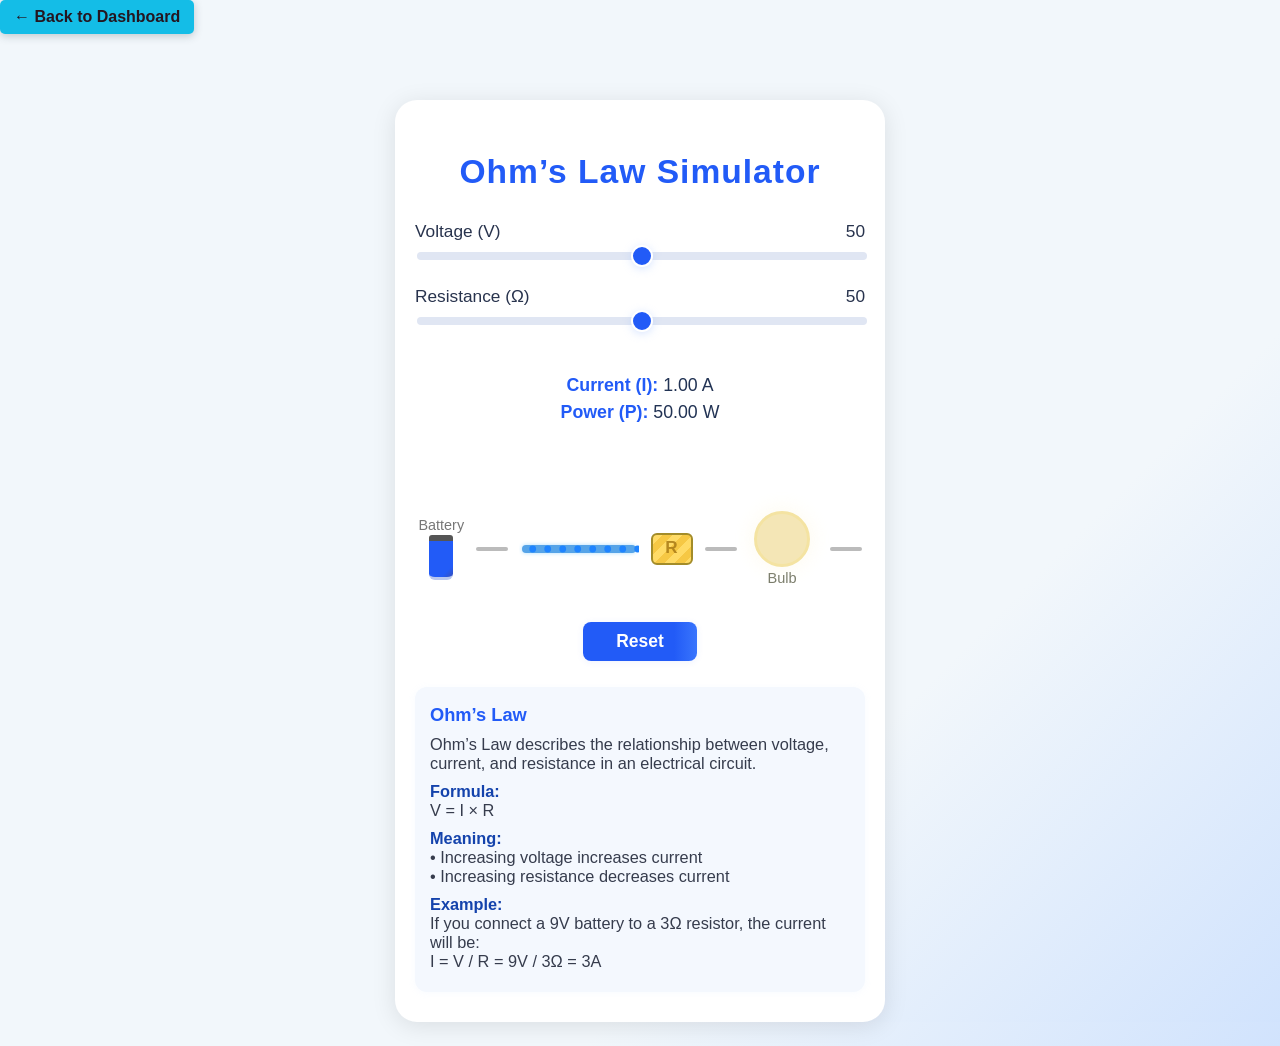
<file: ohms.html>
<!DOCTYPE html>
<html lang="en">
<head>
  <meta charset="UTF-8">
  <meta name="viewport" content="width=device-width,initial-scale=1">
  <title>Ohm’s Law Simulator </title>
  <style>
    :root {
  --primary: #225bf7;
  --accent: #ffdb66;
  --bg: #f2f7fb;
  --panel: #fff;
  --panel-shadow: 0 4px 24px 0 rgba(0,0,0,0.10);
  --bulb-off: #eed98c;
  --bulb-bright: #fff390;
  --bulb-shadow: 0 0 36px 6px #ffecada0;
  --slider-thumb: #225bf7;
  --slider-track: #e0e6f3;
}

html, body {
  margin: 0;
  padding: 0;
  background: linear-gradient(135deg, #f2f7fb 70%, #d1e3fd 100%);
  min-height: 100vh;
  font-family: 'Segoe UI', Arial, sans-serif;
}

.simulator-container {
  background: var(--panel);
  border-radius: 22px;
  box-shadow: var(--panel-shadow);
  max-width: 450px;
  margin: 34px auto 24px auto;
  padding: 30px 20px 30px 20px;
}

h1 {
  color: var(--primary);
  letter-spacing: 1px;
  margin-bottom: 30px;
  font-size: 2.1em;
  text-align: center;
}

.controls {
  display: flex;
  flex-direction: column;
  gap: 24px;
  margin-bottom: 32px;
}

.slider-group {
  display: flex;
  flex-direction: column;
  align-items: stretch;
  gap: 5px;
}
.slider-group label {
  display: flex;
  justify-content: space-between;
  font-size: 1.08em;
  color: #28334d;
}

input[type=range] {
    -webkit-appearance: none;
    appearance: none;
  width: 100%;
  height: 8px;
  background: var(--slider-track);
  border-radius: 5px;
  outline: none;
  transition: background 0.2s;
  margin-top: 5px;
}

input[type=range]::-webkit-slider-thumb {
  -webkit-appearance: none;
  appearance: none;
  width: 22px;
  height: 22px;
  border-radius: 50%;
  background: var(--slider-thumb);
  box-shadow: 0 2px 8px #a6c2ff69;
  cursor: pointer;
  border: 2px solid #fff;
  transition: background 0.23s;
}
input[type=range]:focus::-webkit-slider-thumb {
  background: #1443ac;
}

input[type=range]::-moz-range-thumb {
  width: 22px;
  height: 22px;
  border-radius: 50%;
  background: var(--slider-thumb);
  border: 2px solid #fff;
  box-shadow: 0 2px 8px #a6c2ff69;
  cursor: pointer;
  transition: background 0.23s;
}
input[type=range]:focus::-moz-range-thumb {
  background: #1443ac;
}
input[type=range]::-ms-thumb { /* For old MS Edge */
  width: 22px;
  height: 22px;
  border-radius: 50%;
  background: var(--slider-thumb);
  border: 2px solid #fff;
  box-shadow: 0 2px 8px #a6c2ff69;
  cursor: pointer;
}

input[type=range]::-ms-fill-lower {
  background: var(--slider-track);
}

input[type=range]:focus {
  outline: none;
}

.results {
  display: flex;
  flex-direction: column;
  align-items: center;
  padding: 16px 0 10px 0;
  font-size: 1.11em;
  gap: 6px;
  margin-bottom: 5px;
  color: #223354;
}

.results strong {
  color: var(--primary);
}

.warning {
  color: #e64036;
  font-weight: bold;
  min-height: 22px;
  padding-top: 5px;
}

.circuit-visual {
  display: flex;
  flex-direction: row;
  align-items: center;
  justify-content: space-around;
  margin: 28px 0 18px 0;
  gap: 5px;
  min-height: 110px;
  position: relative;
}

/* Battery visualization */
.battery {
  display: flex;
  flex-direction: column;
  align-items: center;
  width: 46px;
  flex-shrink: 0;
}
.bat-text {
  font-size: 0.9em;
  color: #777;
  margin-bottom: 2px;
}
.bat-icon {
  display: flex;
  flex-direction: column;
  align-items: center;
}
.bat-terminal {
  width: 24px;
  height: 6px;
  background: #555;
  border-radius: 3px 3px 0 0;
}
.bat-body {
  width: 24px;
  height: 36px;
  background: linear-gradient(135deg, #225bf7 80%, #364fbb 100%);
  border-radius: 0 0 6px 6px;
  border-bottom: 3px solid #b8c7ef;
  position: relative;
}

.wire {
  width: 32px;
  height: 4px;
  background: #bbb;
  border-radius: 5px;
  flex-shrink: 0;
}
.wire-1, .wire-2, .wire-3 { background: #bbb; }

.current-path {
  width: 120px;
  height: 18px;
  position: relative;
}

/* Resistor (rectangle with label) */
.resistor {
  width: 38px;
  height: 28px;
  background: repeating-linear-gradient(135deg, #ffdb66 0 7px, #f6c844 7px 14px);
  border: 2px solid #a38c29;
  border-radius: 6px;
  position: relative;
  flex-shrink: 0;
  display: flex;
  align-items: center;
  justify-content: center;
}
.res-label {
  position: absolute;
  top: 3px;
  left: 50%;
  transform: translateX(-50%);
  color: #ab7d18;
  font-weight: bold;
  font-size: 1.07em;
  letter-spacing: 1px;
  opacity: 0.88;
}

.bulb-group {
  display: flex;
  flex-direction: column;
  align-items: center;
  margin-left: 6px;
  margin-right: 8px;
}
.bulb {
  width: 50px;
  height: 50px;
  background: var(--bulb-off);
  border-radius: 50%;
  border: 3px solid #efd46d;
  margin-bottom: 3px;
  box-shadow: 0 0 15px 4px #faf6c450;
  transition:
    background 0.18s,
    box-shadow 0.2s,
    border-color 0.16s,
    opacity 0.2s;
  opacity: 0.5;
}
.bulb-label {
  font-size: 0.91em;
  color: #7a7c6b;
}

button#reset-btn {
  margin: 15px auto 0 auto;
  display: block;
  padding: 9px 33px;
  font-size: 1.09em;
  font-weight: 600;
  background: linear-gradient(90deg,#225bf7 80%, #3975fd 100%);
  color: #fff;
  border: none;
  border-radius: 8px;
  box-shadow: 0 1px 7px rgba(34,91,247,0.08);
  cursor: pointer;
  transition: background 0.18s, transform 0.1s;
}
button#reset-btn:hover {
  background: linear-gradient(90deg,#1654bd 80%, #3975fd 100%);
  transform: translateY(-2px) scale(1.03);
}

.physics-explanation {
  background: #f4f8fe;
  border-radius: 12px;
  margin-top: 26px;
  padding: 17px 15px 12px 15px;
  color: #363c4d;
  font-size: 1.02em;
  box-shadow: 0 1px 7px #bfdaff1a;
}
.physics-explanation h2 { color: #225bf7; margin-top: 0; margin-bottom: 9px; font-size: 1.12em; }
.physics-explanation strong { color: #1443ac; }
.physics-explanation p { margin-top: 5px; margin-bottom: 9px; }

.button-group {
      display: flex;
      gap: 16px;
      justify-content: center;
      margin-top: 13px;
    }
    button {
      font-size: 1em;
      background: #14bde7;
      color: #251620;
      border: none;
      border-radius: 5px;
      padding: 8px 14px;
      cursor: pointer;
      font-weight: bold;
      box-shadow: 0 2px 8px #233c4640;
      transition: background 0.2s;
    }
    button:disabled {
      background: #484d6b;
      color: #b2c1cc;
      cursor: not-allowed;
    }
    button:hover:not(:disabled) {
      
      color: #163d2a;
    }
/* Responsive design */
@media (max-width: 650px) {
  .simulator-container {
    max-width: 98vw;
    padding: 8vw 3vw 5vw 3vw;
  }
  .circuit-visual { flex-wrap: wrap; min-height: 140px;}
  .bulb-group, .resistor, .battery { margin-bottom: 6px; }
}
  </style>
</head>
<body>
     <button class="back-btn" style="margin-bottom:2em;">← Back to Dashboard</button>
  <main class="simulator-container">
    <h1>Ohm’s Law Simulator </h1>

    <section class="controls">
      <div class="slider-group">
        <label for="voltage">
          Voltage (V)
          <span id="voltage-value">50</span>
        </label>
        <input type="range" id="voltage" min="0" max="100" value="50">
      </div>
      <div class="slider-group">
        <label for="resistance">
          Resistance (Ω)
          <span id="resistance-value">50</span>
        </label>
        <input type="range" id="resistance" min="0" max="100" value="50">
      </div>
    </section>

    <section class="results">
      <div>
        <strong>Current (I):</strong>
        <span id="current-display">1.00</span> A
      </div>
      <div>
        <strong>Power (P):</strong>
        <span id="power-display">50.00</span> W
      </div>
      <div id="warning" class="warning"></div>
    </section>

    <section class="circuit-visual">
      <div class="battery">
        <div class="bat-text">Battery</div>
        <div class="bat-icon">
          <div class="bat-terminal"></div>
          <div class="bat-body"></div>
        </div>
      </div>
      <div class="wire wire-1"></div>
      <div class="current-path">
        <canvas id="current-animation" width="120" height="18" aria-hidden="true"></canvas>
      </div>
      <div class="resistor">
        <div class="res-label">R</div>
      </div>
      <div class="wire wire-2"></div>
      <div class="bulb-group">
        <div class="bulb" id="bulb"></div>
        <div class="bulb-label">Bulb</div>
      </div>
      <div class="wire wire-3"></div>
    </section>

    <button id="reset-btn">Reset</button>

    <section class="physics-explanation">
      <h2>Ohm’s Law</h2>
      <p>
        Ohm’s Law describes the relationship between voltage, current, and resistance in an electrical circuit.
      </p>
      <p>
        <strong>Formula:</strong><br>
        V = I × R
      </p>
      <p>
        <strong>Meaning:</strong><br>
        • Increasing voltage increases current<br>
        • Increasing resistance decreases current
      </p>
      <p>
        <strong>Example:</strong><br>
        If you connect a 9V battery to a 3Ω resistor, the current will be:<br>
        I = V / R = 9V / 3Ω = 3A
      </p>
    </section>
  </main>
  
 <script>
  // Ohm's Law Simulator
// All UI and animation logic in this file.

const voltageSlider = document.getElementById('voltage');
const resistanceSlider = document.getElementById('resistance');
const voltageValue = document.getElementById('voltage-value');
const resistanceValue = document.getElementById('resistance-value');
const currentDisplay = document.getElementById('current-display') || document.getElementById('current-display') || document.querySelector("#current-display");
const powerDisplay = document.getElementById('power-display');
const warning = document.getElementById('warning');
const resetBtn = document.getElementById('reset-btn');
const bulb = document.getElementById('bulb');
const canvas = document.getElementById('current-animation');

let animFrame = null;
let dotOffset = 0;

// Default values
const V_DEFAULT = 50;
const R_DEFAULT = 50;

// Prevent divide by zero
const R_MIN = 1e-8;

// For animation
const DOTS = 8;
const DOT_SPACING = 120 / DOTS;
const DOT_RADIUS = 3.4;

// Update all UI based on controls
function updateAll(noAnim = false) {
  const V = parseInt(voltageSlider.value, 10);
  const R = parseInt(resistanceSlider.value, 10);
  voltageValue.textContent = V;
  resistanceValue.textContent = R;

  // Short circuit handling
  if (R === 0) {
    currentDisplay.textContent = "--";
    powerDisplay.textContent = "--";
    warning.textContent = "⚠ Short Circuit!";
    updateBulb(0);
    stopAnimation();
    clearCanvas();
    return;
  }
  warning.textContent = "";

  const I = V / R;
  const P = V * I;
  currentDisplay.textContent = I.toFixed(2);
  powerDisplay.textContent = P.toFixed(2);

  updateBulb(I);

  // For animation, set speed proportional to current (cap speed for very large I)
  startAnimation(I);
}

// Update bulb glow/brightness based on current
function updateBulb(current) {
  // Clamp effect: if current < ~0.2, dim
  let maxCurrent = 3; // at I>=3A, max glow
  let scale = Math.min(current / maxCurrent, 1.0);

  // Bulb color & shadow interpolate
  let color, border, shadow, opacity;
  if (scale < 0.04) {
    color = "#d6ce99";
    border = "#cdb938";
    shadow = "0 0 13px 2px #eeeebb44";
    opacity = 0.23;
  } else if (scale < 0.45) {
    color = "#eed98c";
    border = "#efd46d";
    shadow = "0 0 18px 3px #fcf3c355";
    opacity = 0.48 + 0.45 * scale;
  } else {
    color = "#fffbc3";
    border = "#ffeb78";
    shadow = "0 0 36px 8px #fffbc3b0, 0 0 80px 13px #fffcb170";
    opacity = 0.82 + 0.15 * scale;
  }
  bulb.style.background = color;
  bulb.style.borderColor = border;
  bulb.style.boxShadow = shadow;
  bulb.style.opacity = opacity;
}

// "Flowing current" line animation (canvas)
function startAnimation(current) {
  // Remove previous animation
  stopAnimation();

  // For visualization, speed (pixels per frame) set by current: min 0.6, max ~5
  let minSpeed = 0.6;
  let maxSpeed = 5.6;
  let cappedCurrent = Math.min(current, 10.0);
  let speed = minSpeed + ((Math.max(cappedCurrent, 0) / 10.0) * (maxSpeed - minSpeed));
  
  // If current is very low, show slow dots
  if (current < 0.12) speed = 0.3;

  function animate() {
    drawCurrentDots(dotOffset);
    dotOffset = (dotOffset + speed) % DOT_SPACING;
    animFrame = requestAnimationFrame(animate);
  }
  animFrame = requestAnimationFrame(animate);
}

function stopAnimation() {
  if (animFrame) cancelAnimationFrame(animFrame);
  animFrame = null;
}

function clearCanvas() {
  if (!canvas) return;
  const ctx = canvas.getContext('2d');
  ctx.clearRect(0, 0, canvas.width, canvas.height);
}

function drawCurrentDots(offset = 0) {
  if (!canvas) return;
  const ctx = canvas.getContext('2d');
  ctx.clearRect(0, 0, canvas.width, canvas.height);

  // Line
  ctx.save();
  ctx.strokeStyle = "#56a4e8";
  ctx.lineWidth = 8;
  ctx.lineCap = "round";
  ctx.shadowColor = "#acdeff";
  ctx.shadowBlur = 4;
  ctx.beginPath();
  ctx.moveTo(7, canvas.height/2);
  ctx.lineTo(canvas.width-7, canvas.height/2);
  ctx.stroke();
  ctx.restore();

  // Dots (moving)
  ctx.fillStyle = "#1e84ff";
  for (let i = 0; i < DOTS; i++) {
    let x = offset + i * DOT_SPACING;
    if (x > canvas.width) x -= canvas.width;
    ctx.beginPath();
    ctx.arc(x, canvas.height/2, DOT_RADIUS, 0, Math.PI*2);
    ctx.fill();
  }
}

// Reset all UI to defaults
function resetAll() {
  voltageSlider.value = V_DEFAULT;
  resistanceSlider.value = R_DEFAULT;
  updateAll();
}

// Event Listeners
voltageSlider.addEventListener('input', () => updateAll());
resistanceSlider.addEventListener('input', () => updateAll());
resetBtn.addEventListener('click', resetAll);

// Init
window.addEventListener('DOMContentLoaded', () => {
  resetAll();
});

window.addEventListener('beforeunload', () => stopAnimation());


  document.addEventListener('DOMContentLoaded', function () {
    var backBtn = document.querySelector('.back-btn');
    if (backBtn) {
      alert('Back button detected'); // should show when page loads!
      backBtn.addEventListener('click', function (e) {
        e.preventDefault();
        alert('Going back to main.html'); // should show on click
        window.location.href = 'index.html';
      });
    } else {
      alert('Back button NOT detected'); // if you see this, your selector is wrong!
    }
  });
</script>
</body>
</html>
</file>
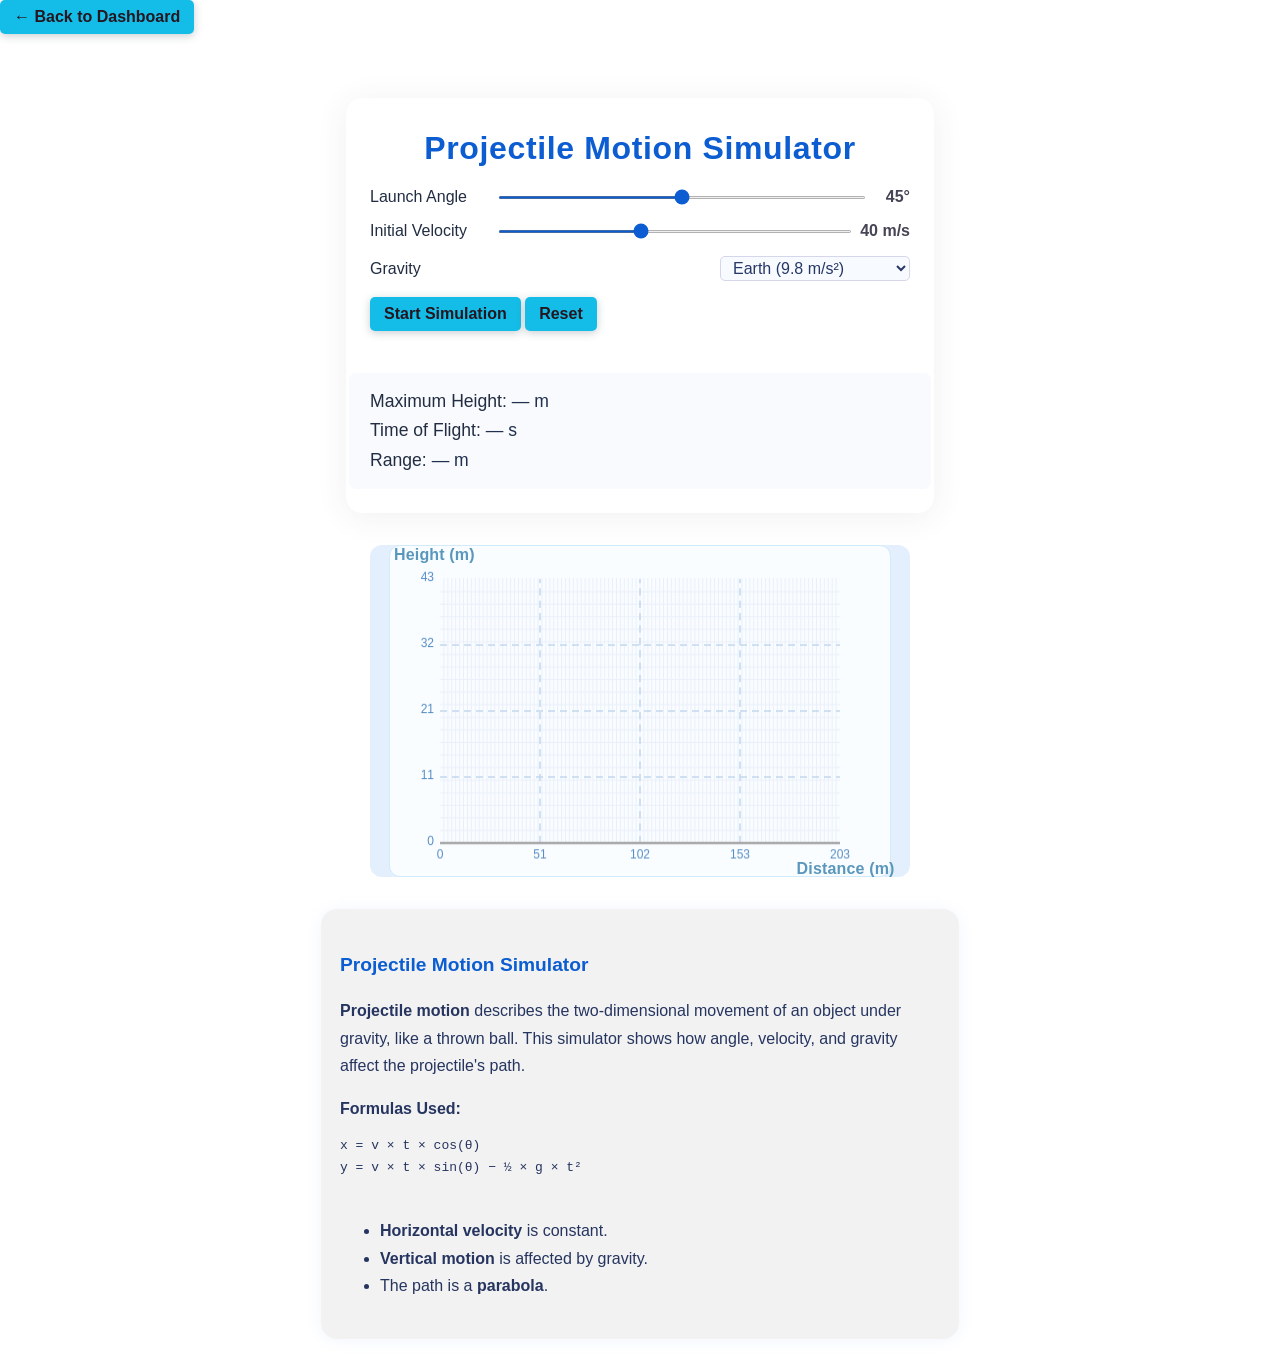
<file: projectile.html>
<!DOCTYPE html>
<html lang="en">
<head>
  <meta charset="UTF-8" />
  <title>Projectile Motion Simulator</title>
  <meta name="viewport" content="width=550, initial-scale=1" />
<style>
  body {
  font-family: 'Segoe UI', Arial, sans-serif;
  background: linear-gradient(120deg, #ffffff 0%, #ffffff 100%);
  margin: 0;
  min-height: 100vh;
}
.container {
  background: #ffffff;
  max-width: 540px;
  margin: 2em auto 1em auto;
  border-radius: 1em;
  box-shadow: 0 4px 32px rgba(60,60,90,.08);
  padding: 2em 1.5em 1.5em 1.5em;
  display: flex;
  flex-direction: column;
  align-items: center;
}
h1 {
  margin-top: 0;
  font-size: 2rem;
  letter-spacing: 0.02em;
  color: #0b5dd1;
  text-align: center;
}
.controls {
  width: 100%;
  display: flex;
  flex-direction: column;
  gap: 1em;
  margin-bottom: 1.5em;
}
.slider-group {
  display: flex;
  align-items: center;
  justify-content: space-between;
}
label {
  min-width: 120px;
  font-weight: 500;
  color: #222d42;
  font-size: 1em;
}
input[type=range] {
  flex: 1;
  margin: 0 0.6em;
  accent-color: #0b5dd1;
  background: #e4e7ea;
  border-radius: 8px;
  outline: none;
  height: 3px;
}
.slider-value {
  min-width: 36px;
  text-align: right;
  font-variant-numeric: tabular-nums;
  font-weight: 600;
  color: #454555;
}
select {
  padding: 2px 8px;
  border-radius: 5px;
  border: 1px solid #d6d6eb;
  background: #f7faff;
  color: #263866;
  font-size: 1em;
  font-weight: 500;
  margin-left: 0.7em;
}
.button-group {
      display: flex;
      gap: 16px;
      justify-content: center;
      margin-top: 13px;
    }
    button {
      font-size: 1em;
      background: #14bde7;
      color: #251620;
      border: none;
      border-radius: 5px;
      padding: 8px 14px;
      cursor: pointer;
      font-weight: bold;
      box-shadow: 0 2px 8px #233c4640;
      transition: background 0.2s;
    }
    button:disabled {
      background: #484d6b;
      color: #b2c1cc;
      cursor: not-allowed;
    }
    button:hover:not(:disabled) {
      
      color: #163d2a;
    }
.outputs {
  width: 100%;
  background: #f8fafd;
  border-radius: 7px;
  margin-top: 1em;
  padding: 1em 1.2em;
  font-size: 1.1em;
  color: #20304e;
  display: flex;
  flex-direction: column;
  gap: 0.5em;
}
.canvas-container {
  margin: 2em auto 0.5em auto;
  background: #e4effe;
  border-radius: 12px;
  display: flex;
  flex-direction: column;
  align-items: center;
  width: 540px;
  max-width: 96vw;
}
canvas {
  width: 500px;
  height: 330px;
  max-width: 90vw;
  border-radius: 11px;
  background: #fafdff;
  border: 1.5px solid #d1ebfa;
}
.canvas-label-x, .canvas-label-y {
  position: absolute;
  font-size: 1em;
  font-weight: 600;
  color: #5a97bc;
  pointer-events: none;
  user-select: none;
  letter-spacing: 0.01em;
}
.canvas-label-x { bottom: -0.1em; left: 79%; }
.canvas-label-y { left: 1.5em; top: 0.1em; }
@media (max-width: 650px) {
  .container, .canvas-container {
    max-width: 98vw;
    padding-left: 0.7em;
    padding-right: 0.7em;
  }
  canvas {
    width: 92vw;
    height: 56vw;
    min-height: 170px;
  }
  .canvas-label-x { left: 75%; }
}
.readme-section {
  max-width: 600px;
  margin: 2em auto 1.4em auto;
  background: #f0f0f0dc;
  border-radius: 1em;
  box-shadow: 0 1px 16px #d6e0f955;
  padding: 1.5em 1.2em;
  line-height: 1.7;
  color: #263560;
}
.readme-section h2 {
  color: #0b5dd1;
  font-size: 1.2em;
  margin-bottom: 0.2em;
}
.readme-section code {
  background: #eef2fa;
  color: #236191;
  padding: 1px 5px;
  border-radius: 5px;
  font-size: 1em;
}
</style>
</head>
<body>
    <button class="back-btn" style="margin-bottom:2em;">← Back to Dashboard</button>
  <div class="container">
    <h1>Projectile Motion Simulator</h1>
    <div class="controls">
      <div class="slider-group">
        <label for="angleSlider">Launch Angle</label>
        <input type="range" id="angleSlider" min="0" max="90" value="45">
        <span class="slider-value" id="angleValue">45°</span>
      </div>
      <div class="slider-group">
        <label for="velocitySlider">Initial Velocity</label>
        <input type="range" id="velocitySlider" min="0" max="100" value="40">
        <span class="slider-value" id="velocityValue">40 m/s</span>
      </div>
      <div class="slider-group">
        <label for="gravitySelect">Gravity</label>
      <select id="gravitySelect">
  <option value="3.7">Mercury (3.7 m/s²)</option>
  <option value="8.87">Venus (8.87 m/s²)</option>
  <option value="9.8">Earth (9.8 m/s²)</option>
  <option value="1.6">Moon (1.6 m/s²)</option>
  <option value="3.7">Mars (3.7 m/s²)</option>
  <option value="24.79">Jupiter (24.79 m/s²)</option>
  <option value="10.44">Saturn (10.44 m/s²)</option>
  <option value="8.87">Uranus (8.87 m/s²)</option>
  <option value="11.15">Neptune (11.15 m/s²)</option>
</select>
      </div>
      <div class="btn-row">
        <button id="startBtn">Start Simulation</button>
        <button id="resetBtn" class="btn-reset">Reset</button>
      </div>
    </div>
    <div class="outputs">
      <div><label>Maximum Height:</label> <span id="maxHeight">—</span> m</div>
      <div><label>Time of Flight:</label> <span id="timeOfFlight">—</span> s</div>
      <div><label>Range:</label> <span id="range">—</span> m</div>
    </div>
  </div>
  <div class="canvas-container" style="position:relative;">
    <canvas id="simCanvas" width="500" height="320"></canvas>
    <span class="canvas-label-x">Distance (m)</span>
    <span class="canvas-label-y">Height (m)</span>
  </div>
  <div class="readme-section">
    <h2>Projectile Motion Simulator</h2>
    <p>
      <b>Projectile motion</b> describes the two-dimensional movement of an object under gravity, like a thrown ball. This simulator shows how angle, velocity, and gravity affect the projectile's path.
    </p>
    <b>Formulas Used:</b>
    <pre>
x = v × t × cos(θ)
y = v × t × sin(θ) − ½ × g × t²
    </pre>
    <ul>
      <li><b>Horizontal velocity</b> is constant.</li>
      <li><b>Vertical motion</b> is affected by gravity.</li>
      <li>The path is a <b>parabola</b>.</li>
    </ul>
  </div>
 
  <script>
    // DOM Elements
const angleSlider = document.getElementById('angleSlider');
const velocitySlider = document.getElementById('velocitySlider');
const gravitySelect = document.getElementById('gravitySelect');
const angleValue = document.getElementById('angleValue');
const velocityValue = document.getElementById('velocityValue');
const startBtn = document.getElementById('startBtn');
const resetBtn = document.getElementById('resetBtn');
const maxHeightOut = document.getElementById('maxHeight');
const timeOfFlightOut = document.getElementById('timeOfFlight');
const rangeOut = document.getElementById('range');
const canvas = document.getElementById('simCanvas');
const ctx = canvas.getContext('2d');

// State & Animation
let angle = 45;
let velocity = 40;
let gravity = 9.8;
let isSimulating = false;
let animId = null;
let points = [];
let startTimestamp = null;

// UI Sync
function syncDisplay() {
  angleValue.textContent = angleSlider.value + "°";
  velocityValue.textContent = velocitySlider.value + " m/s";
}
angleSlider.oninput = function() {
  angle = +this.value;
  syncDisplay();
}
velocitySlider.oninput = function() {
  velocity = +this.value;
  syncDisplay();
}
gravitySelect.onchange = function() {
  gravity = +this.value;
}

// Physics
function toRad(deg) { return deg * Math.PI / 180; }
function computeStats(v, angleDeg, g) {
  let theta = toRad(angleDeg);
  let vy = v * Math.sin(theta);
  let vx = v * Math.cos(theta);
  let t_flight = (vy <= 0) ? 0 : (2 * vy / g);
  let h = (vy <= 0) ? 0 : ((vy ** 2) / (2 * g));
  let r = vx * t_flight;
  return { maxHeight: h, timeOfFlight: t_flight, range: r };
}
function updateStatsDisplay(stats) {
  maxHeightOut.textContent = stats && stats.maxHeight ? stats.maxHeight.toFixed(2) : "—";
  timeOfFlightOut.textContent = stats && stats.timeOfFlight ? stats.timeOfFlight.toFixed(2) : "—";
  rangeOut.textContent = stats && stats.range ? stats.range.toFixed(2) : "—";
}

// Canvas helpers
const minAxesVal = 8;   // Minimum value (meters) displayed for axes
const minTick = 4;      // Minimum tick marks (grid divisions)

function getScaling(stats) {
  // Always reserve margins, always scale the plot to fit canvas
  let mX = 50, mY = 32, w = canvas.width, h = canvas.height;

  // Force a min value so grid never collapses, but let grid *area* always fill canvas
  let range = Math.max(stats.range || 0, minAxesVal);
  let maxHeight = Math.max(stats.maxHeight || 0, minAxesVal);

  let scaleX = (w - 2 * mX) / range;
  let scaleY = (h - 2 * mY) / maxHeight;
  return { mX, mY, scaleX, scaleY, w, h, range, maxHeight };
}

function world2canvas(x, y, sc) {
  let px = sc.mX + x * sc.scaleX;
  let py = canvas.height - sc.mY - y * sc.scaleY;
  return [px, py];
}
function clearCanvas() {
  ctx.clearRect(0, 0, canvas.width, canvas.height);
}

// Draw dynamic grid lines that always fill canvas
function drawGrid(sc) {
  ctx.save();
  // Minor grid lines
  ctx.strokeStyle = "#eaeffa";
  ctx.lineWidth = 1;
  ctx.setLineDash([]);
  let xMinor = Math.max(minTick, Math.round(sc.range / 2));
  let yMinor = Math.max(minTick, Math.round(sc.maxHeight / 2));
  for (let i = 1; i < xMinor; i++) {
    let x_m = i * sc.range / xMinor;
    let [px0, py0] = world2canvas(x_m, 0, sc);
    let [px1, py1] = world2canvas(x_m, sc.maxHeight, sc);
    ctx.beginPath();
    ctx.moveTo(px0, py0);
    ctx.lineTo(px1, py1 - 1);
    ctx.stroke();
  }
  for (let i = 1; i < yMinor; i++) {
    let y_m = i * sc.maxHeight / yMinor;
    let [p0x, p0y] = world2canvas(0, y_m, sc);
    let [p1x, p1y] = world2canvas(sc.range, y_m, sc);
    ctx.beginPath();
    ctx.moveTo(p0x, p0y);
    ctx.lineTo(p1x, p1y);
    ctx.stroke();
  }

  // Major grid lines (3 divisions = 4 ticks)
  ctx.strokeStyle = "#c2d7ee";
  ctx.lineWidth = 1.5;
  ctx.setLineDash([7, 5]);
  for (let i = 1; i < 4; i++) {
    // Vertical
    let x = sc.range * i / 4;
    let [px0, py0] = world2canvas(x, 0, sc);
    let [px1, py1] = world2canvas(x, sc.maxHeight, sc);
    ctx.beginPath();
    ctx.moveTo(px0, py0);
    ctx.lineTo(px1, py1);
    ctx.stroke();
  }
  for (let i = 1; i < 4; i++) {
    // Horizontal
    let y = sc.maxHeight * i / 4;
    let [p0x, p0y] = world2canvas(0, y, sc);
    let [p1x, p1y] = world2canvas(sc.range, y, sc);
    ctx.beginPath();
    ctx.moveTo(p0x, p0y);
    ctx.lineTo(p1x, p1y);
    ctx.stroke();
  }
  ctx.setLineDash([]);
  ctx.restore();
}

function drawGround(sc) {
  ctx.beginPath();
  ctx.moveTo(sc.mX, canvas.height - sc.mY);
  ctx.lineTo(canvas.width - sc.mX, canvas.height - sc.mY);
  ctx.strokeStyle = "#aaa";
  ctx.lineWidth = 2.5;
  ctx.stroke();
}
function drawAxes(sc) {
  ctx.save();
  ctx.font = '12px Arial';
  ctx.textAlign = 'right';
  ctx.fillStyle = "#568cc5";
  for (let i = 0; i <= 4; i++) {
    let y = sc.maxHeight * i / 4;
    let label = Math.round(sc.maxHeight - y);
    let [_, py] = world2canvas(0, sc.maxHeight - y, sc);
    ctx.fillText(label, sc.mX - 6, py + 2);
  }
  ctx.textAlign = 'center';
  for (let i = 0; i <= 4; i++) {
    let x = sc.range * i / 4;
    let label = Math.round(x);
    let [px, py] = world2canvas(x, 0, sc);
    ctx.fillText(label, px, canvas.height - sc.mY + 15);
  }
  ctx.restore();
}
function drawBall(x, y, sc) {
  let [px, py] = world2canvas(x, y, sc);
  ctx.beginPath();
  ctx.arc(px, py, 8, 0, 2 * Math.PI);
  ctx.fillStyle = "#197aff";
  ctx.strokeStyle = "#174580";
  ctx.lineWidth = 1.4;
  ctx.fill();
  ctx.stroke();
}
function drawTrail(path, sc) {
  ctx.save();
  ctx.beginPath();
  for (let i = 0; i < path.length; i++) {
    let [px, py] = world2canvas(path[i].x, path[i].y, sc);
    if (i === 0) ctx.moveTo(px, py);
    else ctx.lineTo(px, py);
  }
  ctx.strokeStyle = "#26cdb2";
  ctx.lineWidth = 2.2;
  ctx.globalAlpha = 0.62;
  ctx.stroke();
  ctx.globalAlpha = 1;
  ctx.restore();
}

// Simulation Functions
function animate(stats, sc) {
  let theta = toRad(angle), v = velocity, g = gravity;
  let vx = v * Math.cos(theta), vy = v * Math.sin(theta), done = false;
  points = [], startTimestamp = null, isSimulating = true;
  function frame(ts) {
    if (!startTimestamp) startTimestamp = ts;
    let t = (ts - startTimestamp) / 1000;
    let x = vx * t, y = vy * t - 0.5 * g * t * t;
    if (y < 0) y = 0;
    points.push({ x, y });
    clearCanvas();
    drawGrid(sc);
    drawGround(sc);
    drawAxes(sc);
    if (points.length) drawTrail(points, sc);
    drawBall(x, y, sc);
    if (y <= 0 && t > 0) done = true;
    if (!done && t < stats.timeOfFlight + 0.2) {
      animId = requestAnimationFrame(frame);
    } else {
      isSimulating = false;
      startBtn.disabled = false;
      resetBtn.disabled = false;
      updateStatsDisplay(stats);
    }
  }
  animId = requestAnimationFrame(frame);
}

function startSimulation() {
  if (isSimulating) return;
  angle = +angleSlider.value;
  velocity = +velocitySlider.value;
  gravity = +gravitySelect.value;
  startBtn.disabled = true;
  resetBtn.disabled = true;
  let stats = computeStats(velocity, angle, gravity);
  let sc = getScaling(stats);
  points = [];
  updateStatsDisplay({});
  animate(stats, sc);
}

function resetSimulation() {
  if (animId) cancelAnimationFrame(animId);
  isSimulating = false;
  startBtn.disabled = false;
  resetBtn.disabled = false;
  angleSlider.value = 45;
  velocitySlider.value = 40;
  gravitySelect.value = 9.8;
  angle = 45;
  velocity = 40;
  gravity = 9.8;
  syncDisplay();
  updateStatsDisplay({});
  points = [];
  let stats = computeStats(angle, velocity, gravity);
  let sc = getScaling(stats);
  clearCanvas();
  drawGrid(sc);
  drawGround(sc);
  drawAxes(sc);
}

startBtn.onclick = startSimulation;
resetBtn.onclick = resetSimulation;
[angleSlider, velocitySlider, gravitySelect].forEach(el => {
  el.addEventListener('input', () => { if (isSimulating) resetSimulation(); });
});

// Initial view
syncDisplay();
resetSimulation();


  document.addEventListener('DOMContentLoaded', function () {
    var backBtn = document.querySelector('.back-btn');
    if (backBtn) {
      alert('Back button detected'); // should show when page loads!
      backBtn.addEventListener('click', function (e) {
        e.preventDefault();
        alert('Going back to main.html'); // should show on click
        window.location.href = "index.html";
      });
    } else {
      alert('Back button NOT detected'); // if you see this, your selector is wrong!
    }
  });
  </script>
</body>
</html>
</file>
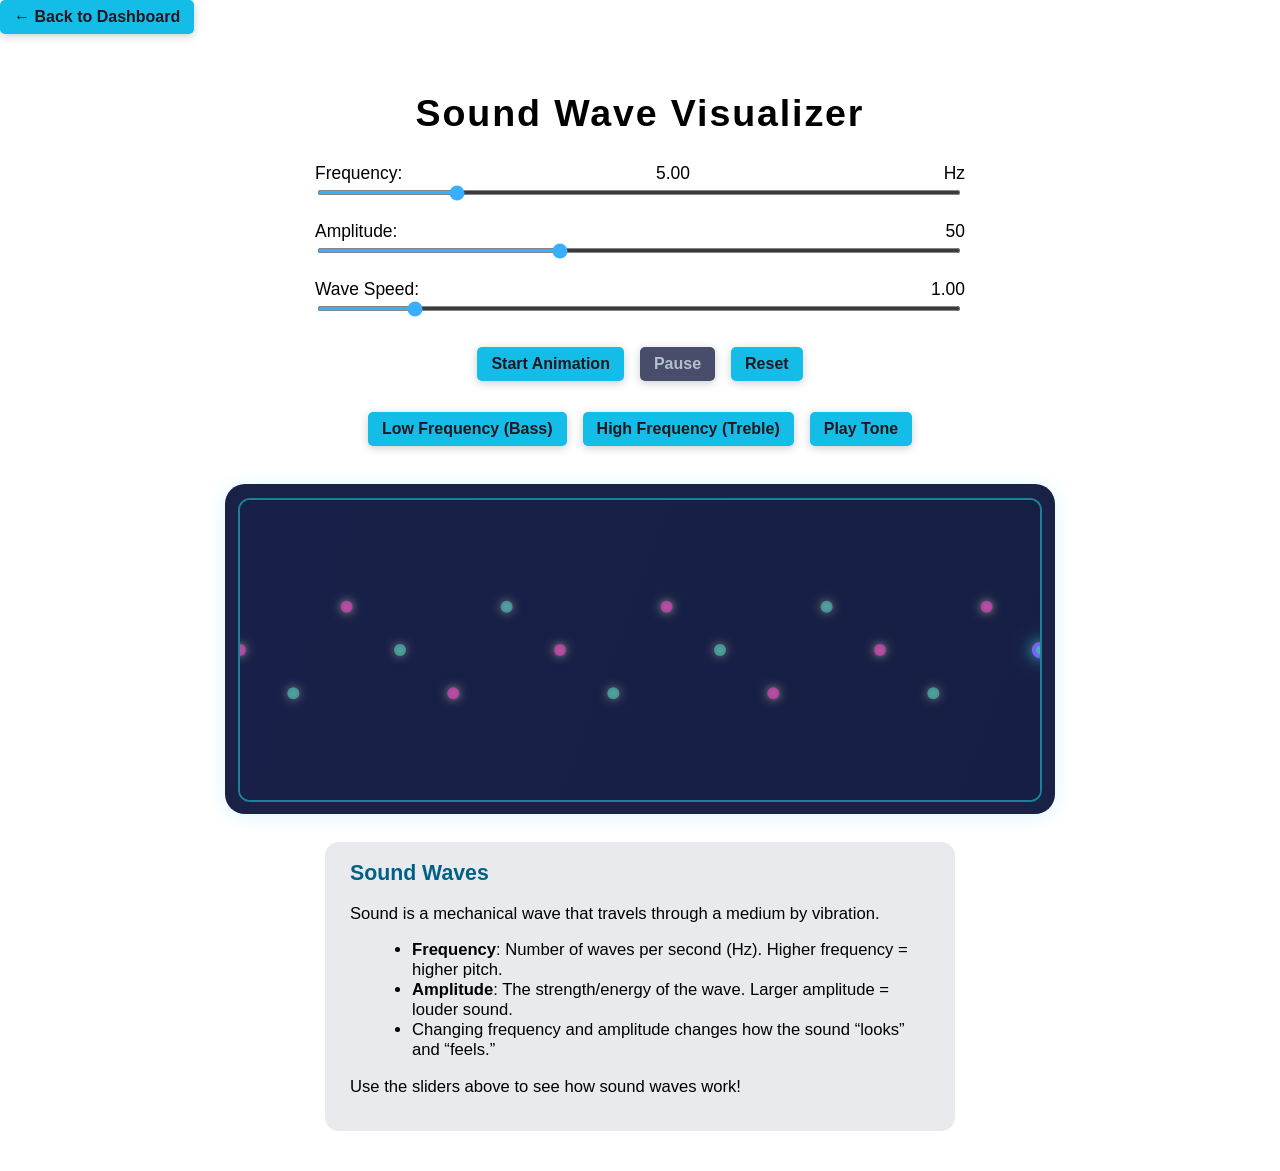
<file: sound.html>
<!DOCTYPE html>
<html lang="en">
<head>
    <meta charset="UTF-8">
    <title>Sound Wave Visualizer</title>
    <meta name="viewport" content="width=device-width, initial-scale=1">
  <style>body {
    background: linear-gradient(120deg, #ffffff 0%, #ffffff 100%);
    color: #000000;
    font-family: 'Segoe UI', Arial, sans-serif;
    margin: 0;
    padding: 0;
    min-height: 100vh;
}
.container {
    max-width: 940px;
    margin: 0 auto;
    padding: 26px 10px 40px 10px;
    display: flex;
    flex-direction: column;
    align-items: center;
}
h1 {
    text-align: center;
    font-size: 2.35rem;
    letter-spacing: 0.05em;
    margin: 0 0 25px 0;
    font-weight: 700;
    color: #000000;
}
.controls {
    width: 100%;
    max-width: 650px;
    margin: 0 0 22px 0;
    display: flex;
    flex-direction: column;
    align-items: stretch;
    gap: 18px;
}
.slider-group {
    display: flex;
    flex-direction: column;
    margin: 3px 0 2px 0;
}
label {
    font-size: 1.09em;
    color: #000000;
    margin-bottom: 4px;
    display: flex;
    justify-content: space-between;
}
input[type="range"] {
    width: 99%;
    margin-bottom: 3px;
    accent-color: #39b0ff;
    background: #2e3155;
    border-radius: 4px;
    height: 5px;
}
.button-group {
      display: flex;
      gap: 16px;
      justify-content: center;
      margin-top: 13px;
    }
    button {
      font-size: 1em;
      background: #14bde7;
      color: #251620;
      border: none;
      border-radius: 5px;
      padding: 8px 14px;
      cursor: pointer;
      font-weight: bold;
      box-shadow: 0 2px 8px #233c4640;
      transition: background 0.2s;
    }
    button:disabled {
      background: #484d6b;
      color: #b2c1cc;
      cursor: not-allowed;
    }
    button:hover:not(:disabled) {
      
      color: #163d2a;}
.canvas-wrapper {
    margin: 16px 0 0 0;
    background: #192146;
    border-radius: 20px;
    box-shadow: 0 2px 20px #13c0fd26;
    overflow: hidden;
    display: flex;
    justify-content: center;
    padding: 14px 5px 12px 5px;
    width: 820px;
    max-width: 99vw;
}
#wave-canvas {
    display: block;
    background: #0a1126;
    border: 2px solid #2de0ff88;
    border-radius: 12px;
    width: 800px;
    max-width: 97vw;
    height: 300px;
}
.explanation {
    background: #e9eaee;
    margin-top: 28px;
    padding: 19px 25px 17px 25px;
    border-radius: 14px;
    width: 580px;
    max-width: 97vw;
    color: #000000;
    font-size: 1.04em;
}
.explanation h2 {
    margin-top: 0;
    color: #006185;
    font-size: 1.28em;
}
.explanation ul {
    margin-left: 22px;
    margin-top: 6px;
    margin-bottom: 5px;
}
@media (max-width: 990px) {
    .canvas-wrapper, #wave-canvas {
        width: 98vw !important;
        max-width: 100vw !important;
    }
    .explanation, .controls {
        width: 99vw !important;
        max-width: 100vw !important;
        padding-left: 7px;
        padding-right: 7px;
    }
}</style>
</head>
<body>
     <button class="back-btn" style="margin-bottom:2em;">← Back to Dashboard</button>
    <div class="container">
        <h1>Sound Wave Visualizer  </h1>
        <div class="controls">
            <div class="slider-group">
                <label for="freq-slider">Frequency: <span id="freq-value"></span> Hz</label>
                <input type="range" id="freq-slider" min="1" max="20" step="0.1" value="5">
            </div>
            <div class="slider-group">
                <label for="amp-slider">Amplitude: <span id="amp-value"></span></label>
                <input type="range" id="amp-slider" min="20" max="100" step="1" value="50">
            </div>
            <div class="slider-group">
                <label for="speed-slider">Wave Speed: <span id="speed-value"></span></label>
                <input type="range" id="speed-slider" min="0.5" max="4" step="0.01" value="1">
            </div>
            <div class="button-group">
                <button id="start-btn">Start Animation</button>
                <button id="pause-btn" disabled>Pause</button>
                <button id="reset-btn">Reset</button>
            </div>
            <div class="button-group presets">
                <button id="low-preset">Low Frequency (Bass)</button>
                <button id="high-preset">High Frequency (Treble)</button>
                <button id="sound-btn">Play Tone</button>
            </div>
        </div>
        <div class="canvas-wrapper">
            <canvas id="wave-canvas" width="800" height="300"></canvas>
        </div>
        <section class="explanation">
            <h2>Sound Waves</h2>
            <p>
                Sound is a mechanical wave that travels through a medium by vibration.
            </p>
            <ul>
                <li><strong>Frequency</strong>: Number of waves per second (Hz). Higher frequency = higher pitch.</li>
                <li><strong>Amplitude</strong>: The strength/energy of the wave. Larger amplitude = louder sound.</li>
                <li>Changing frequency and amplitude changes how the sound “looks” and “feels.”</li>
            </ul>
            <p>
                Use the sliders above to see how sound waves work!
            </p>
        </section>
    </div>
    <script>// ---- main.js ----

// ======== Canvas setup ========
const canvas = document.getElementById('wave-canvas');
const ctx = canvas.getContext('2d');

// ======= Controls =======
const freqSlider = document.getElementById('freq-slider');
const ampSlider = document.getElementById('amp-slider');
const speedSlider = document.getElementById('speed-slider');
const freqValue = document.getElementById('freq-value');
const ampValue = document.getElementById('amp-value');
const speedValue = document.getElementById('speed-value');

const startBtn = document.getElementById('start-btn');
const pauseBtn = document.getElementById('pause-btn');
const resetBtn = document.getElementById('reset-btn');
const soundBtn = document.getElementById('sound-btn');
const lowPresetBtn = document.getElementById('low-preset');
const highPresetBtn = document.getElementById('high-preset');

// ====== Parameters ======
let frequency = parseFloat(freqSlider.value);     // Hz
let amplitude = parseInt(ampSlider.value);        // px
let waveSpeed = parseFloat(speedSlider.value);    // unitless
let isAnimating = false;
let phase = 0;                 // Used for wave animation
let animationId = null;

// Helper for updating display values
function updateSliderValues() {
    freqValue.textContent = frequency.toFixed(2);
    ampValue.textContent = amplitude;
    speedValue.textContent = waveSpeed.toFixed(2);
}
updateSliderValues();

// ====== Drawing Functions ======
function drawWave() {
    ctx.clearRect(0, 0, canvas.width, canvas.height);

    // Background (semi-glow)
    const gradBg = ctx.createLinearGradient(0, 0, canvas.width, canvas.height);
    gradBg.addColorStop(0, '#182049');
    gradBg.addColorStop(1, '#161e43');
    ctx.fillStyle = gradBg;
    ctx.fillRect(0, 0, canvas.width, canvas.height);

    ctx.save();

    // Create neon glowing line effect
    ctx.shadowColor = "#22f6ff";
    ctx.shadowBlur = 18;

    // Main wave path
    ctx.beginPath();

    let centerY = canvas.height / 2;
    let numPoints = 900;
    let currPhase = phase;
    for (let i = 0; i <= numPoints; i++) {
        let x = (i / numPoints) * canvas.width;
        let t = (frequency * (x / canvas.width) * 2 * Math.PI) + currPhase;
        let y = centerY + amplitude * Math.sin(t);

        if (i === 0) ctx.moveTo(x, y);
        else ctx.lineTo(x, y);

        // --- Particles (optional) ---
        if (i % 60 === 0) {
            drawParticle(x, y, i);
        }
    }

    // Neon gradient stroke
    let neon = ctx.createLinearGradient(0,0,canvas.width,0);
    neon.addColorStop(0, "#49eaff");
    neon.addColorStop(0.5, "#d3fa41");
    neon.addColorStop(1, "#7a60ff");
    ctx.strokeStyle = neon;
    ctx.lineWidth = 4.2;
    ctx.stroke();

    ctx.restore();
}

// Tiny particles traveling along the wave
function drawParticle(x, y, i) {
    ctx.save();
    ctx.shadowColor = "#fffbbe";
    ctx.shadowBlur = 10;
    ctx.beginPath();
    ctx.arc(x, y, 6, 0, 2 * Math.PI);
    ctx.fillStyle = i % 120 === 0 ? "#ff42d2" : "#53ffe3cc";
    ctx.globalAlpha = 0.55;
    ctx.fill();
    ctx.restore();
}

// ========== Animation Logic ==========
function updateWave(dt) {
    // Move wave horizontally ("phase" shift)
    phase += dt * waveSpeed * 2.5;
    // Keep phase from getting huge
    if (phase > 1000 * Math.PI) phase = 0;
}

function animate() {
    if (!isAnimating) return;
    // Use ~60ms step for dt (better speed for slower/faster)
    updateWave(1/60);
    drawWave();
    animationId = requestAnimationFrame(animate);
}

// ============= Button/Slider Events =============

freqSlider.addEventListener('input', function() {
    frequency = parseFloat(this.value);
    updateSliderValues();
    drawWave();
});
ampSlider.addEventListener('input', function() {
    amplitude = parseInt(this.value);
    updateSliderValues();
    drawWave();
});
speedSlider.addEventListener('input', function() {
    waveSpeed = parseFloat(this.value);
    updateSliderValues();
    // If paused, update instantly
    drawWave();
});

startBtn.addEventListener('click', () => {
    if (!isAnimating) {
        isAnimating = true;
        startBtn.disabled = true;
        pauseBtn.disabled = false;
        animate();
    }
});
pauseBtn.addEventListener('click', () => {
    isAnimating = false;
    startBtn.disabled = false;
    pauseBtn.disabled = true;
    cancelAnimationFrame(animationId);
});
resetBtn.addEventListener('click', () => {
    isAnimating = false;
    startBtn.disabled = false;
    pauseBtn.disabled = true;
    phase = 0;
    drawWave();
});

// Preset modes
lowPresetBtn.addEventListener('click', () => {
    frequency = 2.0;
    amplitude = 90;
    waveSpeed = 0.7;
    freqSlider.value = frequency;
    ampSlider.value = amplitude;
    speedSlider.value = waveSpeed;
    updateSliderValues();
    drawWave();
});
highPresetBtn.addEventListener('click', () => {
    frequency = 15;
    amplitude = 35;
    waveSpeed = 2.8;
    freqSlider.value = frequency;
    ampSlider.value = amplitude;
    speedSlider.value = waveSpeed;
    updateSliderValues();
    drawWave();
});

// --- Optional: Play Tone

let audioCtx = null;
let oscillator = null;

soundBtn.addEventListener('click', () => {
    if (!audioCtx) audioCtx = new (window.AudioContext || window.webkitAudioContext)();

    // Stop if already playing
    if (oscillator) {
        oscillator.stop();
        oscillator.disconnect();
        oscillator = null;
        soundBtn.textContent = ' Play Tone';
        return;
    }

    oscillator = audioCtx.createOscillator();
    oscillator.type = 'sine';
    oscillator.frequency.setValueAtTime(frequency * 25, audioCtx.currentTime);  // Map slider freq 1–20 to 25-500Hz

    let gain = audioCtx.createGain();
    gain.gain.setValueAtTime(amplitude/100, audioCtx.currentTime); // Scales with amplitude

    oscillator.connect(gain).connect(audioCtx.destination);
    oscillator.start();

    soundBtn.textContent = '■ Stop Tone';

    // Stop sound if button pressed again or after 2s
    function stop() {
        if (oscillator) {
            oscillator.stop();
            oscillator.disconnect();
            oscillator = null;
            soundBtn.textContent = ' Play Tone';
        }
    }
    soundBtn.addEventListener('click', stop, {once:true});
    setTimeout(stop, 2000);
});

// ============= Initial Draw ==========
window.onload = () => {
    drawWave();
    startBtn.disabled = false;
    pauseBtn.disabled = true;
};

document.addEventListener('DOMContentLoaded', function () {
    var backBtn = document.querySelector('.back-btn');
    if (backBtn) {
      alert('Back button detected'); // should show when page loads!
      backBtn.addEventListener('click', function (e) {
        e.preventDefault();
        alert('Going back to main.html'); // should show on click
        window.location.href = "index.html";
      });
    } else {
      alert('Back button NOT detected'); // if you see this, your selector is wrong!
    }
  });
</script>
</body>
</html>
</file>
<file: head.css>
/* Reset & Base Styles */
body {
  margin: 0;
  padding: 0;
  font-family: 'Inter', Arial, sans-serif;
  background: #f8fafc;
  color: #222;
  min-height: 100vh;
  display: flex;
  flex-direction: column;
}
header.dashboard-header {
  text-align: center;
  padding-top: 2rem;
  padding-bottom: .5rem;
}
.dashboard-header h1 {
  margin-bottom: .25em;
  font-size: 2.2rem;
}
.intro {
  font-size: 1.1rem;
  color: #4b5563;
  margin-top: 0;
  margin-bottom: 1.5rem;
}

/* Card Layout */
.card-grid {
  display: flex;
  justify-content: center;
  align-items: stretch;
  gap: 2rem;
  flex-wrap: wrap;
  padding: 2rem 1rem;
  max-width: 900px;
  margin: 0 auto;
}
.project-card {
  background: #fff;
  border-radius: 1.2em;
  box-shadow: 0 4px 16px 0 #0001;
  padding: 2rem 1.5rem 1.5rem 1.5rem;
  text-align: center;
  transition: transform 0.2s, box-shadow 0.2s;
  width: 310px;
  display: flex;
  flex-direction: column;
  align-items: center;
  position: relative;
  cursor: pointer;
}
.project-card:hover {
  transform: translateY(-6px) scale(1.025);
  box-shadow: 0 8px 24px 0 #0002;
  background: #eef7fb;
}
.card-emoji {
  font-size: 2.8rem;
  margin-bottom: .6rem;
  user-select: none;
  transition: transform 0.2s;
}
.project-card:hover .card-emoji {
  transform: rotate(-10deg) scale(1.09);
}
.project-card h2 {
  margin-top: 0;
  margin-bottom: .4em;
  font-size: 1.35rem;
}
.project-card p {
  color: #555;
  font-size: 1rem;
  margin-bottom: 1.8em;
}
.open-btn {
  padding: 0.7em 1.2em;
  background: #2563eb;
  color: #fff;
  border: none;
  border-radius: .6em;
  font-size: 1rem;
  letter-spacing: 0.03em;
  cursor: pointer;
  outline: none;
  box-shadow: 0 2px 6px 0 #0001;
  transition: background .16s, transform .14s;
}
.open-btn:hover, .open-btn:focus {
  background: #1e40af;
  transform: scale(1.05);
}

.dashboard-main {
  flex: 1;
  display: flex;
  align-items: center;
  justify-content: center;
}

/* Footer */
footer {
  text-align: center;
  color: #558;
  padding: 1em;
  background: #f1f6f8;
  letter-spacing: 0.03em;
  font-size: 0.98rem;
  margin-top: auto;
}

/* Responsive Styles */
@media (max-width: 500px) {
  .project-card {
    padding: 1.2rem .5rem 1rem .5rem;
    font-size: .97rem;
  }
  .card-emoji {
    font-size: 2.1rem;
  }
}
</file>
